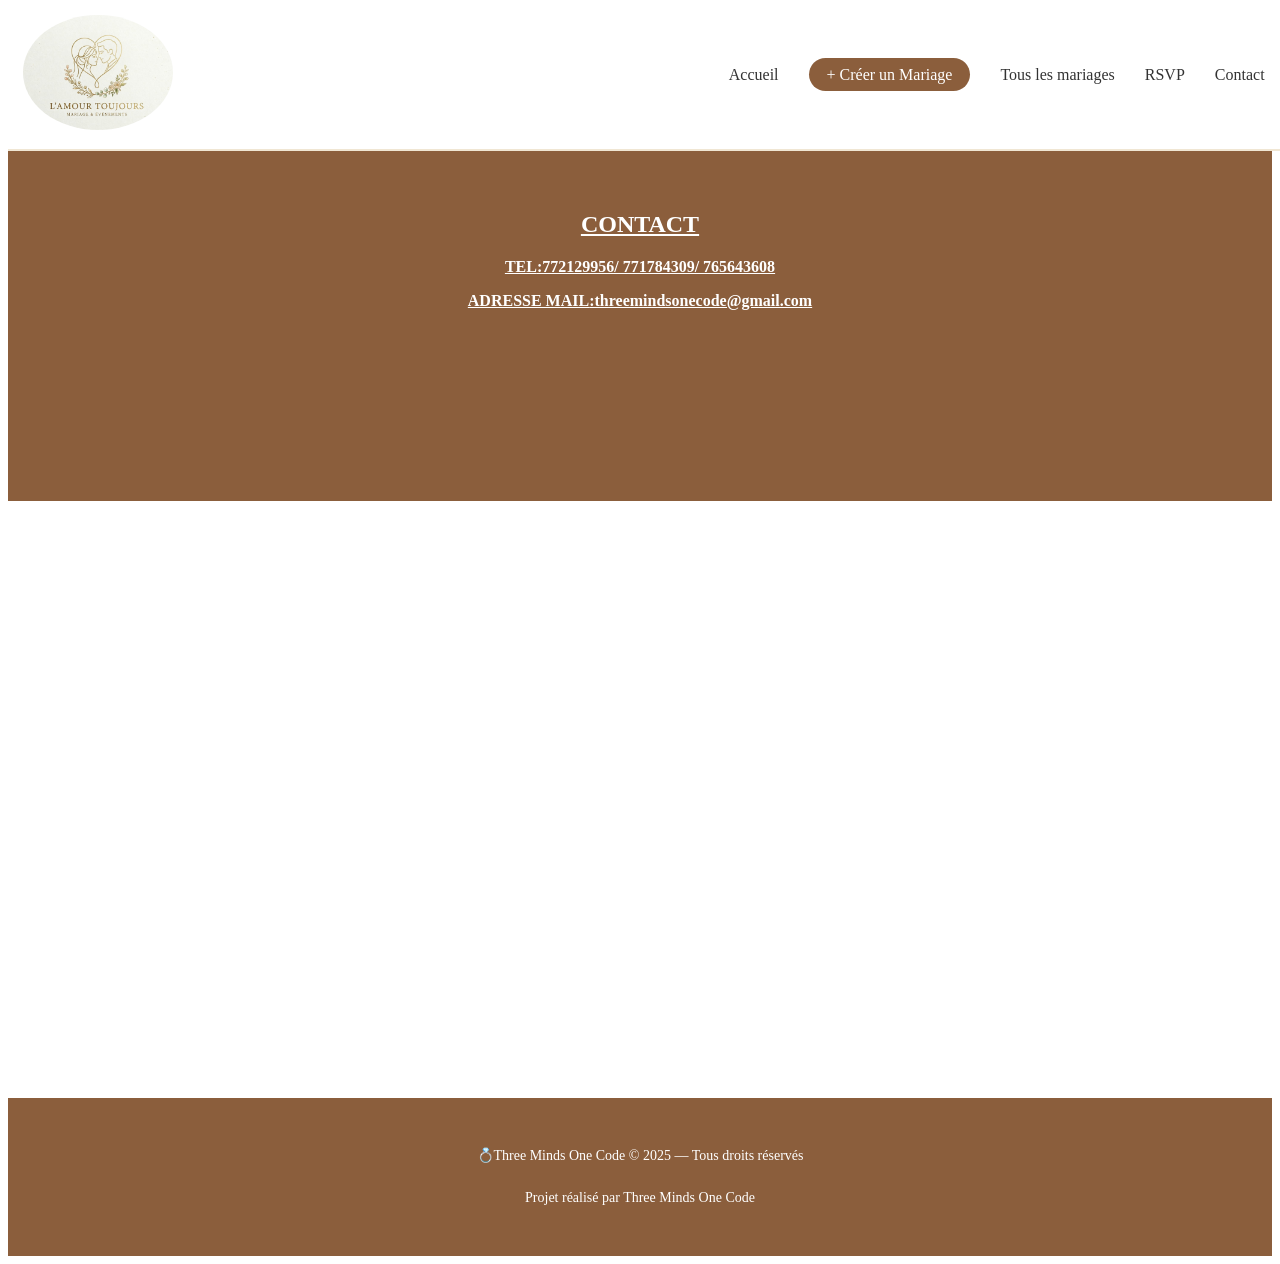
<file: contact.html>
<!DOCTYPE html>
<html lang="en">
<head>
    <meta charset="UTF-8">
    <meta name="viewport" content="width=device-width, initial-scale=1.0">
    <title>Document</title>
    <link rel="stylesheet" href="contact.css">
</head>
<body>
     <header>

         <!-- ===== BARRE DE NAVIGATION ===== -->
        <nav class="navbar">
            <div class="logo"><img src="Logo/logm.jpeg" alt=""></div>
                <ul class="nav-links">
                    <li><a href="index.html">Accueil</a></li>
                    <li><a href="creer-mariage.html" class="btn-nav">+ Créer un Mariage</a></li>
                    <li><a href="mariage.html">Tous les mariages</a></li>
                    <li><a href="rsvp.html">RSVP</a></li>
                    <li><a href="contact.html">Contact</a></li>    
                </ul>
        </nav>
    </header>
     <p id="CONTACT"></p>
   <section class="CONTACT">
    <h1>CONTACT</h1>
    <p><b>TEL</b>:772129956/ 771784309/ 765643608</p>

<p><b>ADRESSE MAIL</b>:threemindsonecode@gmail.com</p>

    </section>
   
        </div>
    <div class="bottom"></div>
  <center>
    <iframe src="https://www.google.com/maps/embed?pb=!1m18!1m12!1m3!1d61707.2794301014!2d-17.26903967637929!3d14.841807602133084!2m3!1f0!2f0!3f0!3m2!1i1024!2i768!4f13.1!3m3!1m2!1s0xec1a6cda2dd1e35%3A0x2f15dd84f5d358d3!2sLake%20Retba!5e0!3m2!1sen!2ssn!4v1769520503168!5m2!1sen!2ssn" width="400" height="300" style="border:0;" allowfullscreen="" loading="lazy" referrerpolicy="no-referrer-when-downgrade"></iframe>
  </center>

      <footer class="pied-page">
    <p class="fin">💍Three Minds One Code &copy; 2025 — Tous droits réservés</p>
    <p class="fin">Projet réalisé par Three Minds One Code</p>
  </footer>
</file>
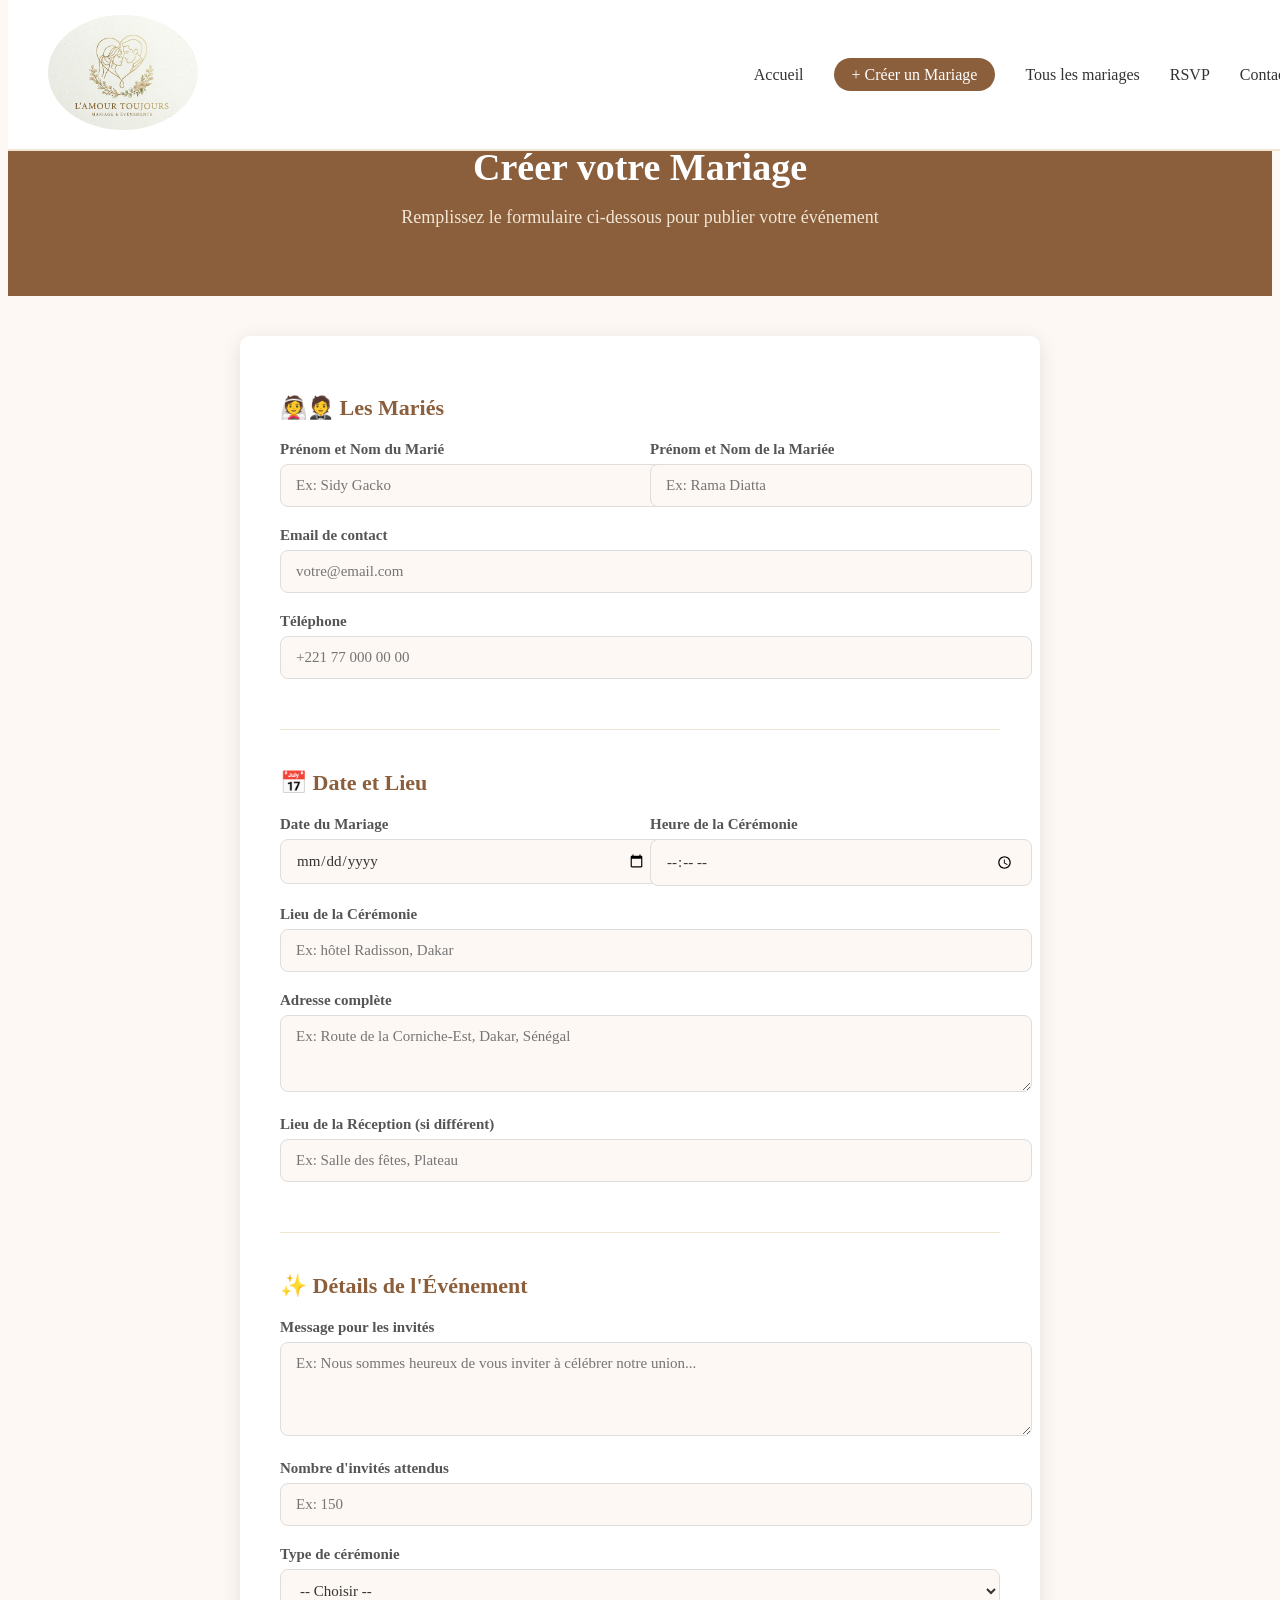
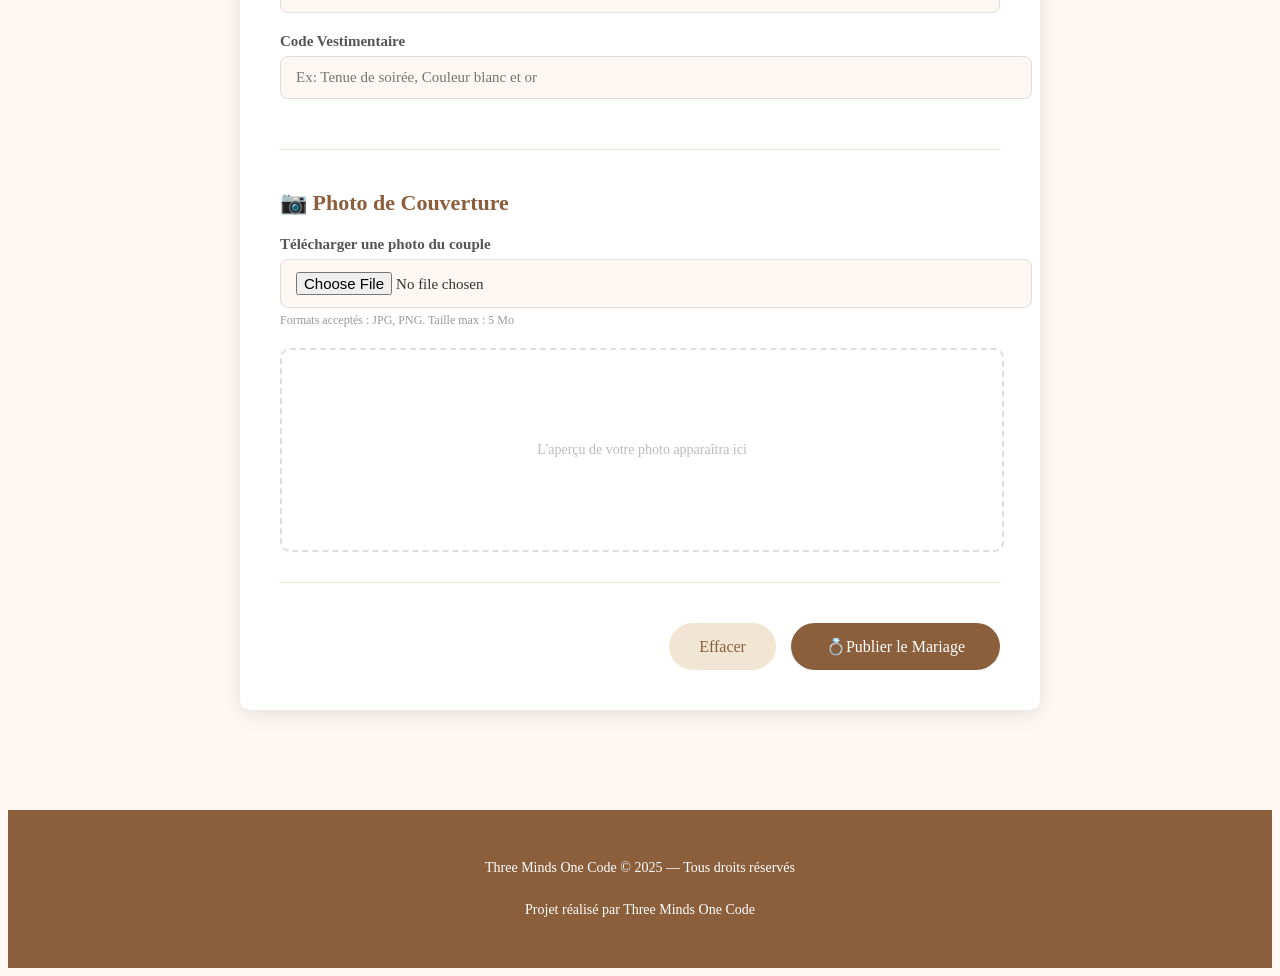
<file: creer-mariage.html>
<!DOCTYPE html>
<html lang="fr">
<head>
  <meta charset="UTF-8" />
  <meta name="viewport" content="width=device-width, initial-scale=1.0" />
  <title>Créer un Mariage - WeddingHub</title>
  <link rel="stylesheet" href="creer-mariage.css" />
</head>
<body>

  <!-- ===== BARRE DE NAVIGATION ===== -->
  <nav class="navbar">
    <div class="logo"><img src="Logo/logm.jpeg" alt=""></div>
    <ul class="nav-links">
      <li><a href="index.html">Accueil</a></li>
      <li><a href="creer-mariage.html" class="btn-nav">+ Créer un Mariage</a></li>
      <li><a href="mariage.html">Tous les mariages</a></li>
      <li><a href="rsvp.html">RSVP</a></li>
      <li><a href="contact.html">Contact</a></li>
    </ul>
  </nav>

  <!-- ===== EN-TÊTE DE LA PAGE ===== -->
  <div class="entete">
    <h1>Créer votre Mariage</h1>
    <p>Remplissez le formulaire ci-dessous pour publier votre événement</p>
  </div>

  <!-- ===== FORMULAIRE PRINCIPAL ===== -->
  <main class="contenu-principal">
    <form class="formulaire-mariage" action="#" method="post">

      <!-- SECTION 1 : LES MARIÉS -->
      <div class="section-formulaire">
        <h2>👰🤵 Les Mariés</h2>

        <div class="groupe-champs">
          <!-- Nom du marié -->
          <div class="champ">
            <label for="nom-marie">Prénom et Nom du Marié</label>
            <input type="text" id="nom-marie" name="nom-marie" placeholder="Ex: Sidy Gacko" required />
          </div>

          <!-- Nom de la mariée -->
          <div class="champ">
            <label for="nom-mariee">Prénom et Nom de la Mariée</label>
            <input type="text" id="nom-mariee" name="nom-mariee" placeholder="Ex: Rama Diatta" required />
          </div>
        </div>

        <!-- Email de contact -->
        <div class="champ">
          <label for="email">Email de contact</label>
          <input type="email" id="email" name="email" placeholder="votre@email.com" required />
        </div>

        <!-- Téléphone -->
        <div class="champ">
          <label for="telephone">Téléphone</label>
          <input type="tel" id="telephone" name="telephone" placeholder="+221 77 000 00 00" />
        </div>
      </div>

      <!-- SECTION 2 : DATE ET LIEU -->
      <div class="section-formulaire">
        <h2>📅 Date et Lieu</h2>

        <div class="groupe-champs">
          <!-- Date du mariage -->
          <div class="champ">
            <label for="date-mariage">Date du Mariage</label>
            <input type="date" id="date-mariage" name="date-mariage" required />
          </div>

          <!-- Heure du mariage -->
          <div class="champ">
            <label for="heure-mariage">Heure de la Cérémonie</label>
            <input type="time" id="heure-mariage" name="heure-mariage" required />
          </div>
        </div>

        <!-- Lieu de la cérémonie -->
        <div class="champ">
          <label for="lieu-ceremonie">Lieu de la Cérémonie</label>
          <input type="text" id="lieu-ceremonie" name="lieu-ceremonie" placeholder="Ex: hôtel Radisson, Dakar" required />
        </div>

        <!-- Adresse complète -->
        <div class="champ">
          <label for="adresse">Adresse complète</label>
          <textarea id="adresse" name="adresse" rows="3" placeholder="Ex: Route de la Corniche-Est, Dakar, Sénégal"></textarea>
        </div>

        <!-- Lieu de la réception (si différent) -->
        <div class="champ">
          <label for="lieu-reception">Lieu de la Réception (si différent)</label>
          <input type="text" id="lieu-reception" name="lieu-reception" placeholder="Ex: Salle des fêtes, Plateau" />
        </div>
      </div>

      <!-- SECTION 3 : DÉTAILS DE L'ÉVÉNEMENT -->
      <div class="section-formulaire">
        <h2>✨ Détails de l'Événement</h2>

        <!-- Message pour les invités -->
        <div class="champ">
          <label for="message-invites">Message pour les invités</label>
          <textarea id="message-invites" name="message-invites" rows="4" placeholder="Ex: Nous sommes heureux de vous inviter à célébrer notre union..."></textarea>
        </div>

        <!-- Nombre d'invités attendus -->
        <div class="champ">
          <label for="nb-invites">Nombre d'invités attendus</label>
          <input type="number" id="nb-invites" name="nb-invites" placeholder="Ex: 150" min="1" />
        </div>

        <!-- Type de mariage -->
        <div class="champ">
          <label for="type-mariage">Type de cérémonie</label>
          <select id="type-mariage" name="type-mariage">
            <option value="">-- Choisir --</option>
            <option value="civil">Mariage Civil</option>
            <option value="religieux">Mariage Religieux</option>
            <option value="traditionnel">Mariage Traditionnel</option>
            <option value="mixte">Mariage Mixte</option>
          </select>
        </div>

        <!-- Code vestimentaire -->
        <div class="champ">
          <label for="code-vestimentaire">Code Vestimentaire</label>
          <input type="text" id="code-vestimentaire" name="code-vestimentaire" placeholder="Ex: Tenue de soirée, Couleur blanc et or" />
        </div>
      </div>

      <!-- SECTION 4 : PHOTO DU MARIAGE -->
      <div class="section-formulaire">
        <h2>📷 Photo de Couverture</h2>

        <div class="champ">
          <label for="photo-couple">Télécharger une photo du couple</label>
          <input type="file" id="photo-couple" name="photo-couple" accept="image/*" />
          <small>Formats acceptés : JPG, PNG. Taille max : 5 Mo</small>
        </div>

        <!-- Aperçu de la photo -->
        <div id="apercu-photo" class="apercu-photo">
          <p>L'aperçu de votre photo apparaîtra ici</p>
        </div>
      </div>

      <!-- SECTION 5 : BOUTONS D'ACTION -->
      <div class="boutons-action">
        <button type="reset" class="btn-annuler">Effacer</button>
        <button type="submit" class="btn-publier">💍Publier le Mariage</button>
      </div>

    </form>
  </main>

  <!-- ===== PIED DE PAGE ===== -->
  <footer class="pied-page">
    <p>Three Minds One Code &copy; 2025 — Tous droits réservés</p>
    <p>Projet réalisé par Three Minds One Code</p>
  </footer>

</body>
</html>
</file>
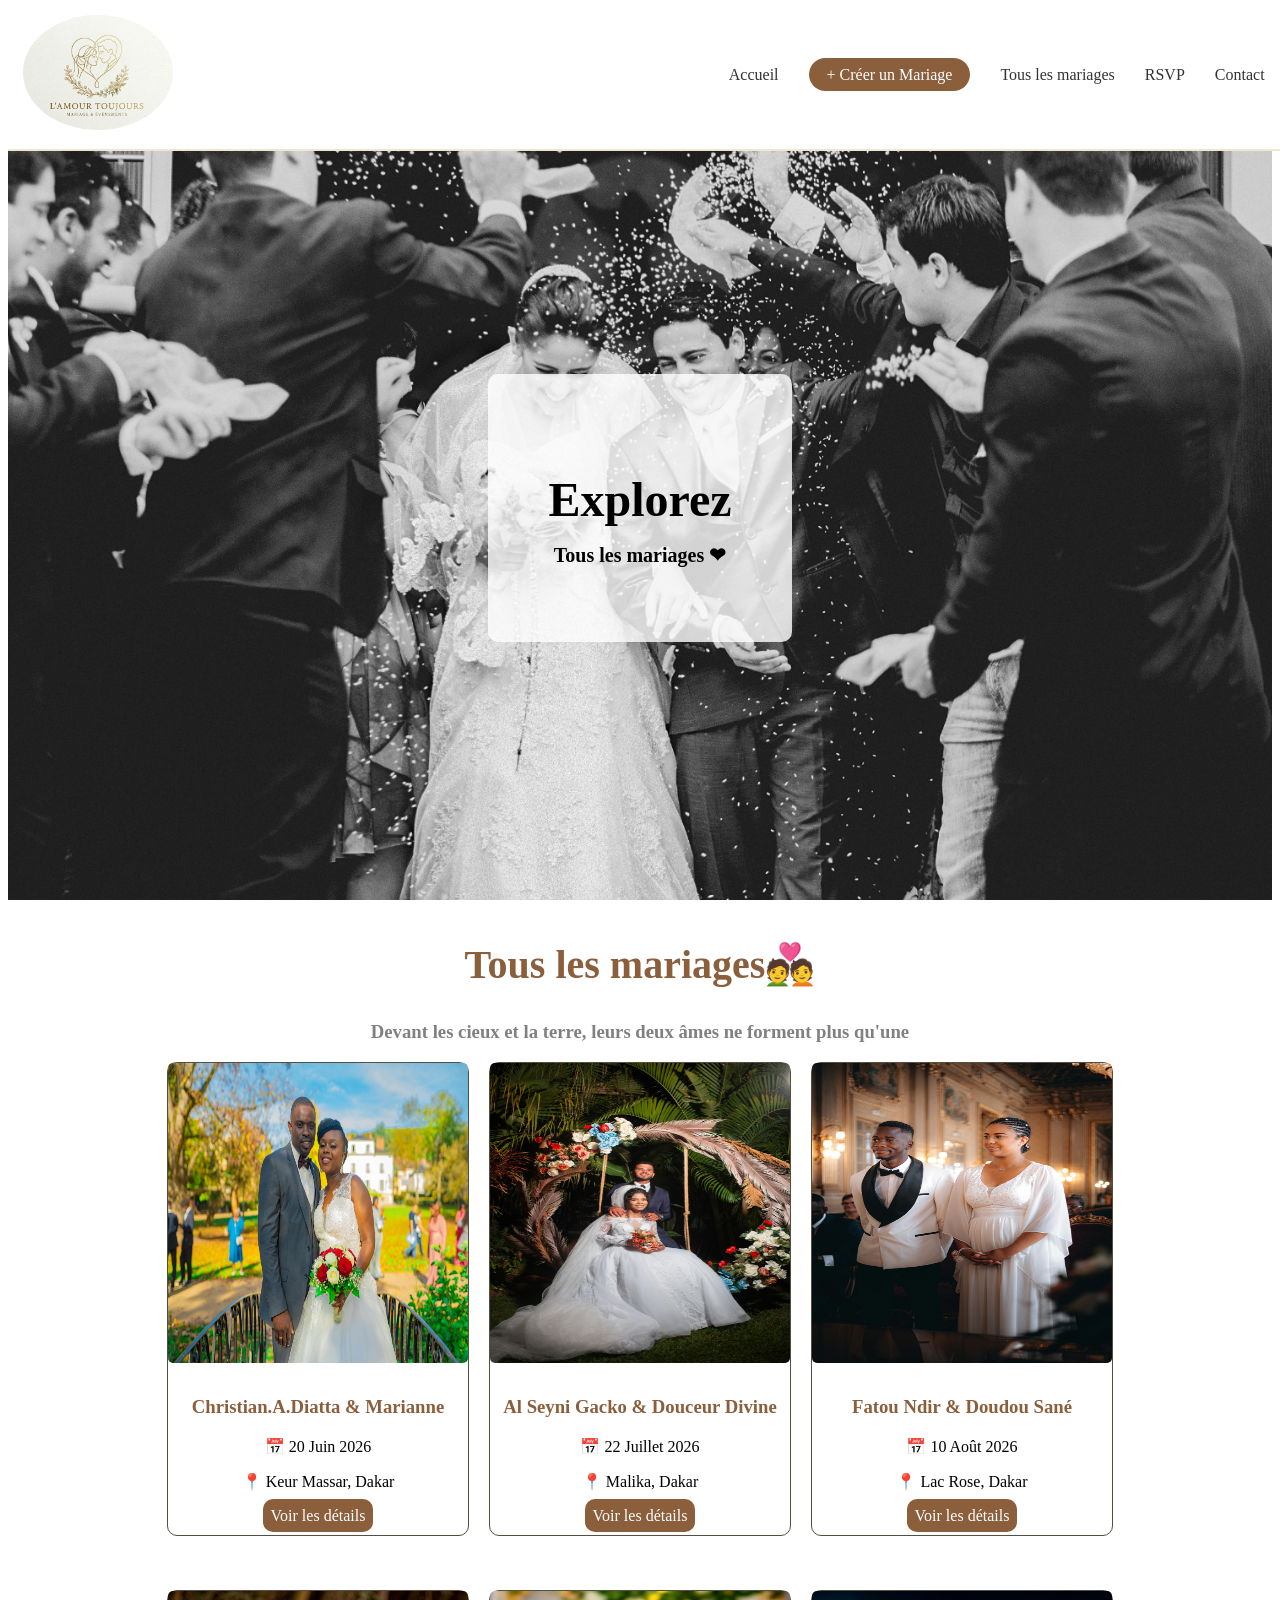
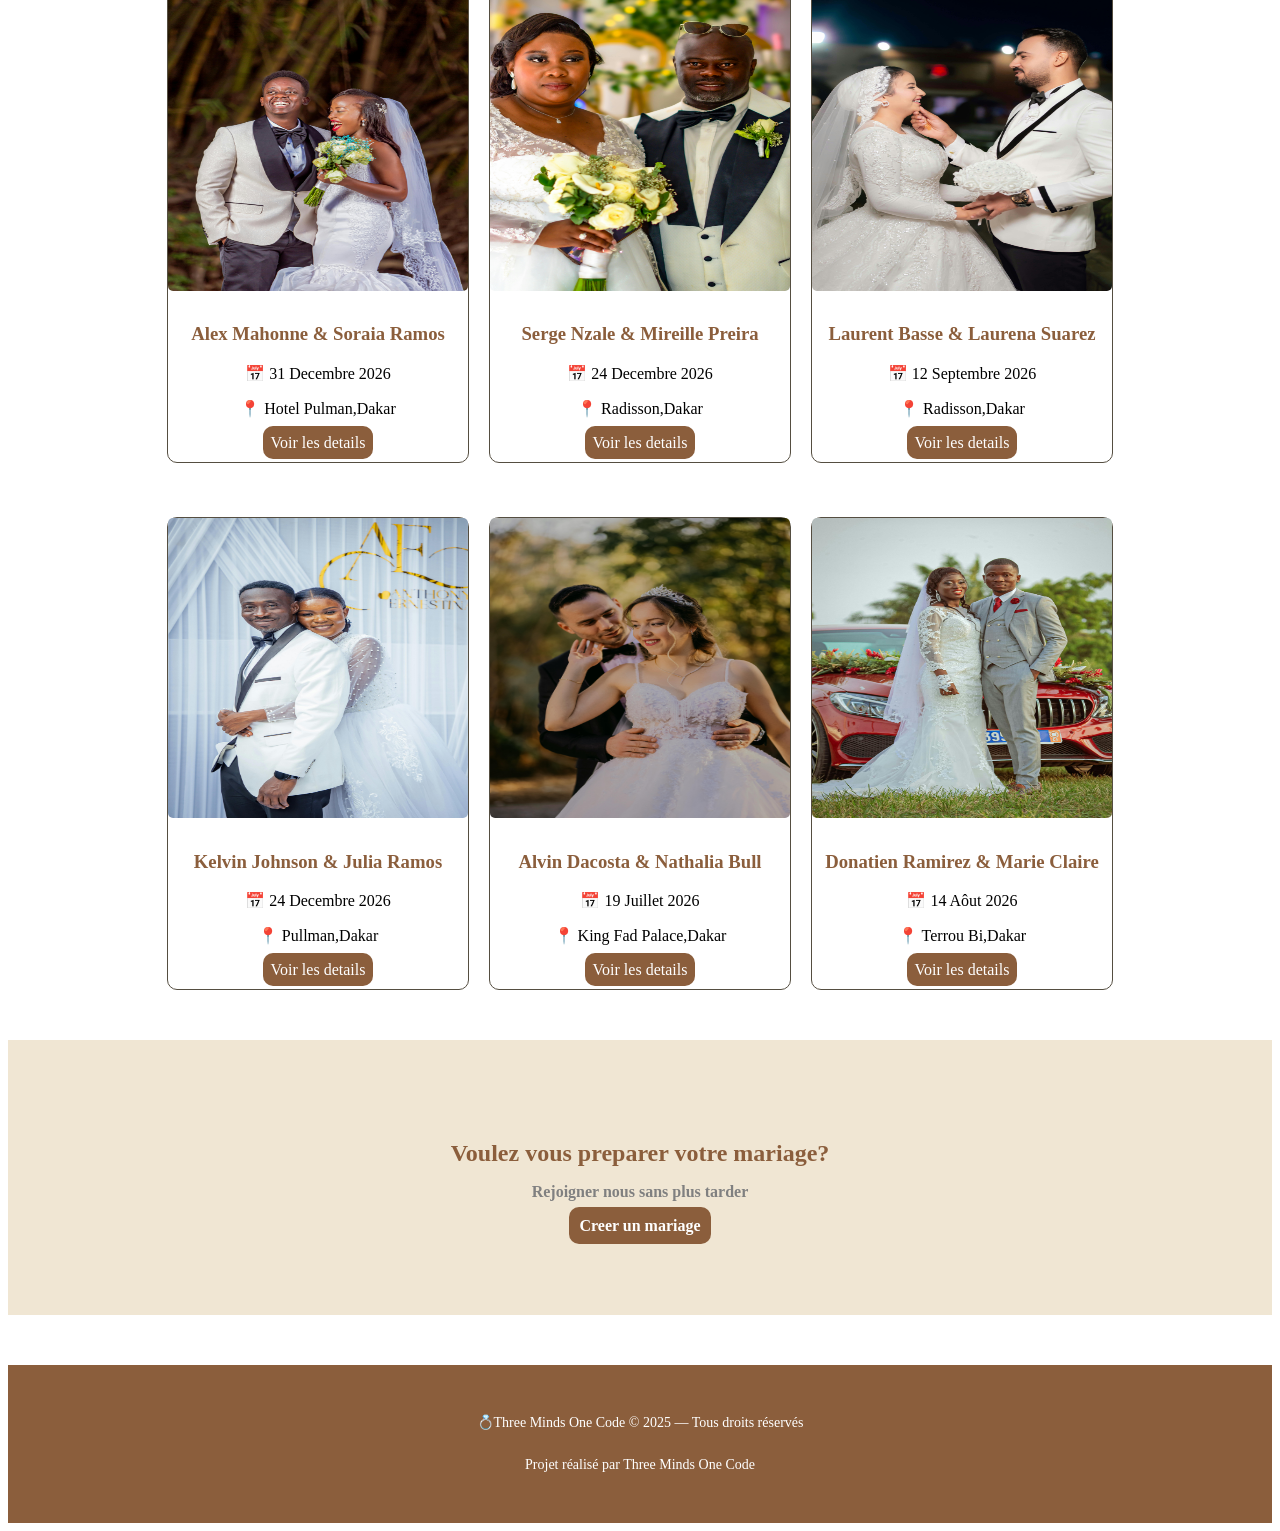
<file: mariage.html>
<!DOCTYPE html>
<html lang="en">

<head>
    <meta charset="UTF-8">
    <meta name="viewport" content="width=device-width, initial-scale=1.0">
    <link rel="stylesheet" href="mariage.css">
    <title>Document</title>
</head>

<body>
    <header>

        <!-- ===== BARRE DE NAVIGATION ===== -->
        <nav class="navbar">
            <div class="logo"><img src="Logo/logm.jpeg" alt=""></div>
            <ul class="nav-links">
                <li><a href="index.html">Accueil</a></li>
                <li><a href="creer-mariage.html" class="btn-nav">+ Créer un Mariage</a></li>
                <li><a href="mariage.html">Tous les mariages</a></li>
                <li><a href="rsvp.html">RSVP</a></li>
                <li><a href="contact.html">Contact</a></li>
            </ul>
        </nav>
    </header>
    <!--Paralax-->
    <section class="union">
        <div class="maried">
            <h3>Explorez</h3>
            <h1>Tous les mariages ❤ </h1>
        </div>

    </section>
    <section class="tmariages">
        <h2 class="tm">Tous les mariages💑</h2>
        <h3 class="unite">Devant les cieux et la terre, leurs deux âmes ne forment plus qu'une</h3>
        <div class="all">
            <div class="card">
                <div class="first">
                    <img src="Projet-Mariage/mariage1/mariage1.jpg" alt="">
                    <div class="det">
                        <h3>Christian.A.Diatta & Marianne </h3>
                        <p>📅 20 Juin 2026</p>
                        <p>📍 Keur Massar, Dakar</p>
                        <a href="mariage1.html" class="">Voir les détails</a>
                    </div>

                </div>
                <div class="first">
                    <img src="Projet-Mariage/mariage2/mariage2.jpg" alt="">
                    <div class="det">
                        <h3>Al Seyni Gacko & Douceur Divine</h3>
                        <p>📅 22 Juillet 2026</p>
                        <p>📍 Malika, Dakar</p>
                        <a href="mariage2.html" class="">Voir les détails</a>
                    </div>
                </div>
                <div class="first">
                    <img src="Projet-Mariage/mariage3/mariage3.jpg" alt="">
                    <div class="det">
                        <h3>Fatou Ndir & Doudou Sané</h3>
                        <p>📅 10 Août 2026</p>
                        <p>📍 Lac Rose, Dakar</p>
                        <a href="mariage3.html" class="">Voir les détails</a>
                    </div>
                </div>
            </div>
            <br><br><br>
            <div class="card">
                <div class="first">
                    <img src="Projet-Mariage/mariage4/mariage4.jpg" alt="">
                    <div class="det">
                        <h3>Alex Mahonne & Soraia Ramos</h3>
                        <p>📅 31 Decembre 2026</p>
                        <p>📍 Hotel Pulman,Dakar</p>
                        <a href="">Voir les details</a>
                    </div>
                </div>
                <div class="first">
                    <img src="Projet-Mariage/mariage5/mariage5.jpg" alt="">
                    <div class="det">
                        <h3>Serge Nzale & Mireille Preira</h3>
                        <p>📅 24 Decembre 2026</p>
                        <p>📍 Radisson,Dakar</p>
                        <a href="">Voir les details</a>
                    </div>
                </div>
                <div class="first">
                    <img src="Projet-Mariage/mariage6/mariage6.jpg" alt="">
                    <div class="det">
                        <h3>Laurent Basse & Laurena Suarez</h3>
                        <p>📅 12 Septembre 2026</p>
                        <p>📍 Radisson,Dakar</p>
                        <a href="">Voir les details</a>
                    </div>
                </div>
            </div>
            <br><br><br>
            <div class="card">
                <div class="first">
                    <img src="Projet-Mariage/mariage7/mariage7.jpg" alt="">
                    <div class="det">
                        <h3>Kelvin Johnson & Julia Ramos</h3>
                        <p>📅 24 Decembre 2026</p>
                        <p>📍 Pullman,Dakar</p>
                        <a href="">Voir les details</a>
                    </div>
                </div>
                <div class="first">
                    <img src="Projet-Mariage/mariage8/mariage8.jpg" alt="">
                    <div class="det">
                        <h3>Alvin Dacosta & Nathalia Bull</h3>
                        <p>📅 19 Juillet 2026</p>
                        <p>📍 King Fad Palace,Dakar</p>
                        <a href="">Voir les details</a>
                    </div>
                </div>
                <div class="first">
                    <img src="Projet-Mariage/mariage9/mariage9.jpg" alt="">
                    <div class="det">
                        <h3>Donatien Ramirez & Marie Claire </h3>
                        <p>📅 14 Aôut 2026</p>
                        <p>📍 Terrou Bi,Dakar</p>
                        <a href="">Voir les details</a>
                    </div>
                </div>
            </div>
        </div>

    </section>
    <section class="creation">
        <h1>Voulez vous preparer votre mariage?</h1>
        <p>Rejoigner nous sans plus tarder </p>
        <a href="creer-mariage.html">Creer un mariage</a>
    </section>
    <footer class="pied-page">
        <p>💍Three Minds One Code &copy; 2025 — Tous droits réservés</p>
        <p>Projet réalisé par Three Minds One Code</p>
    </footer>

</body>

</html>
</file>
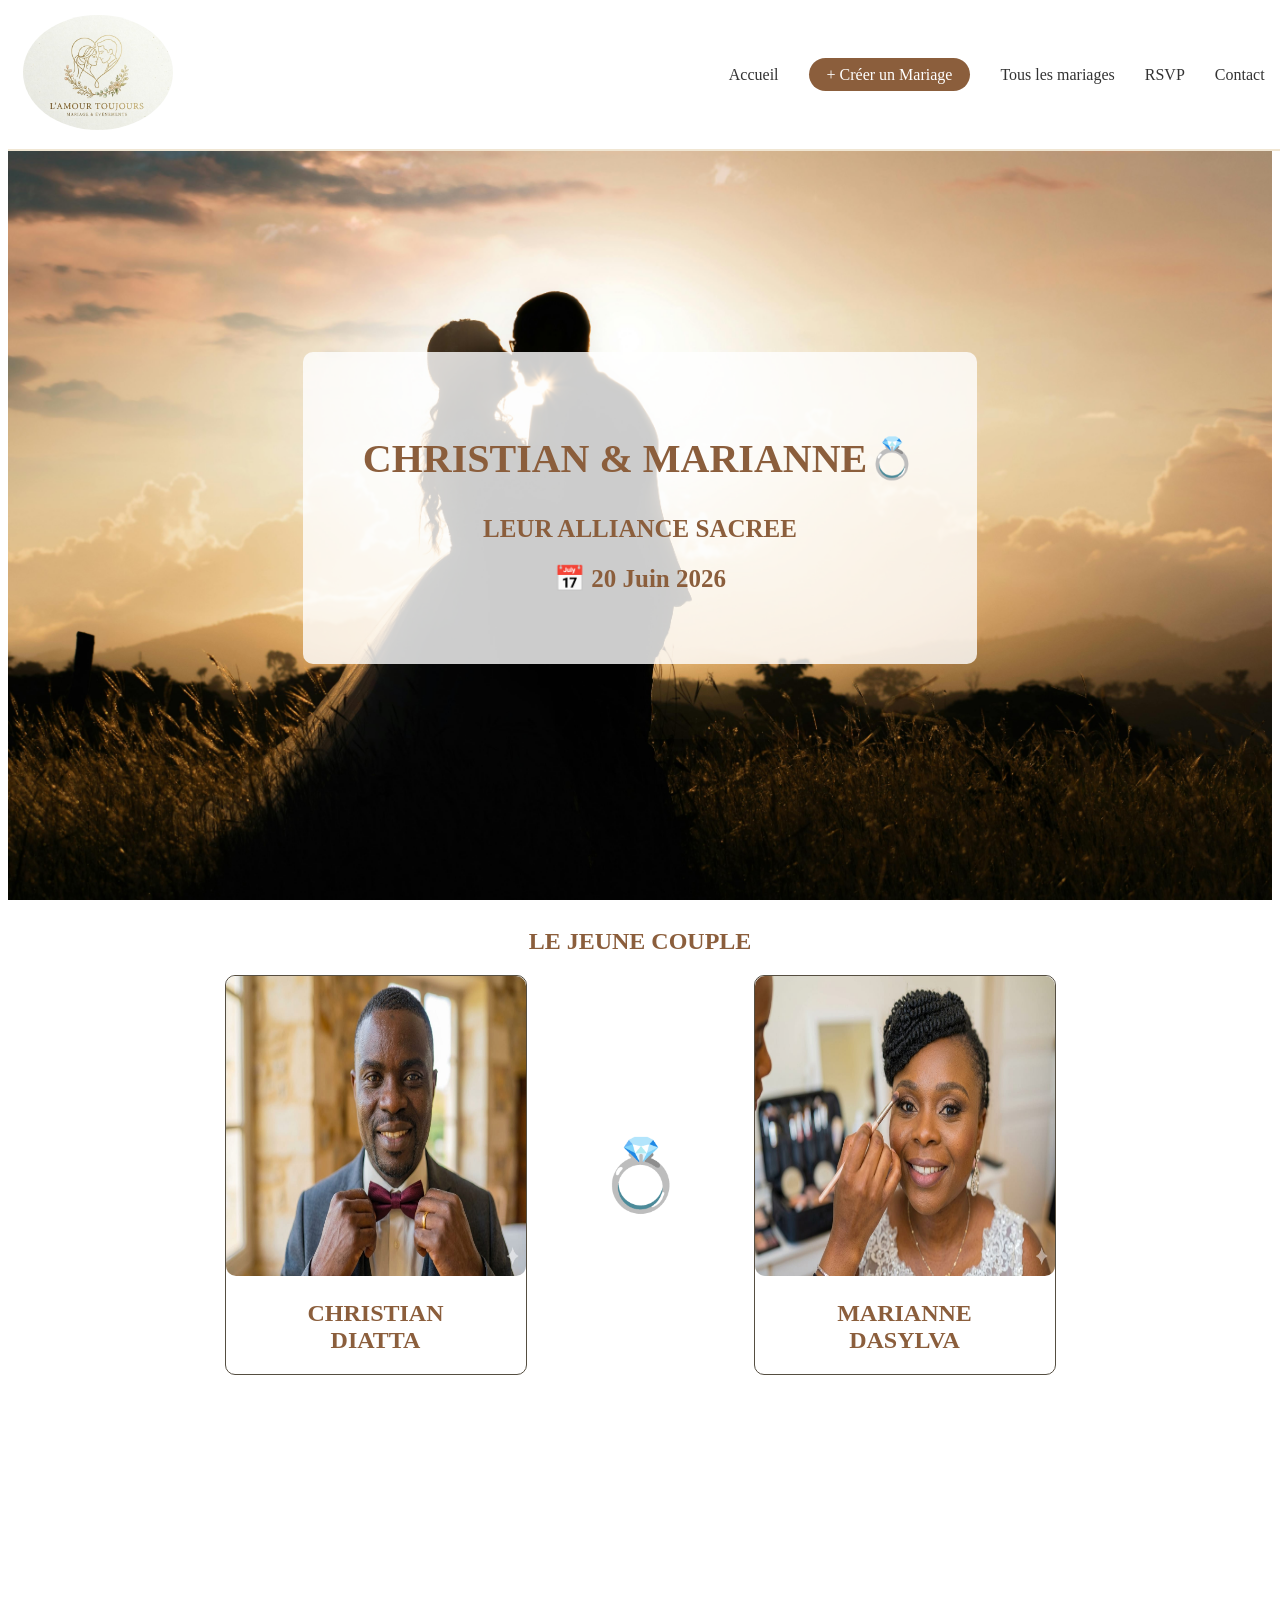
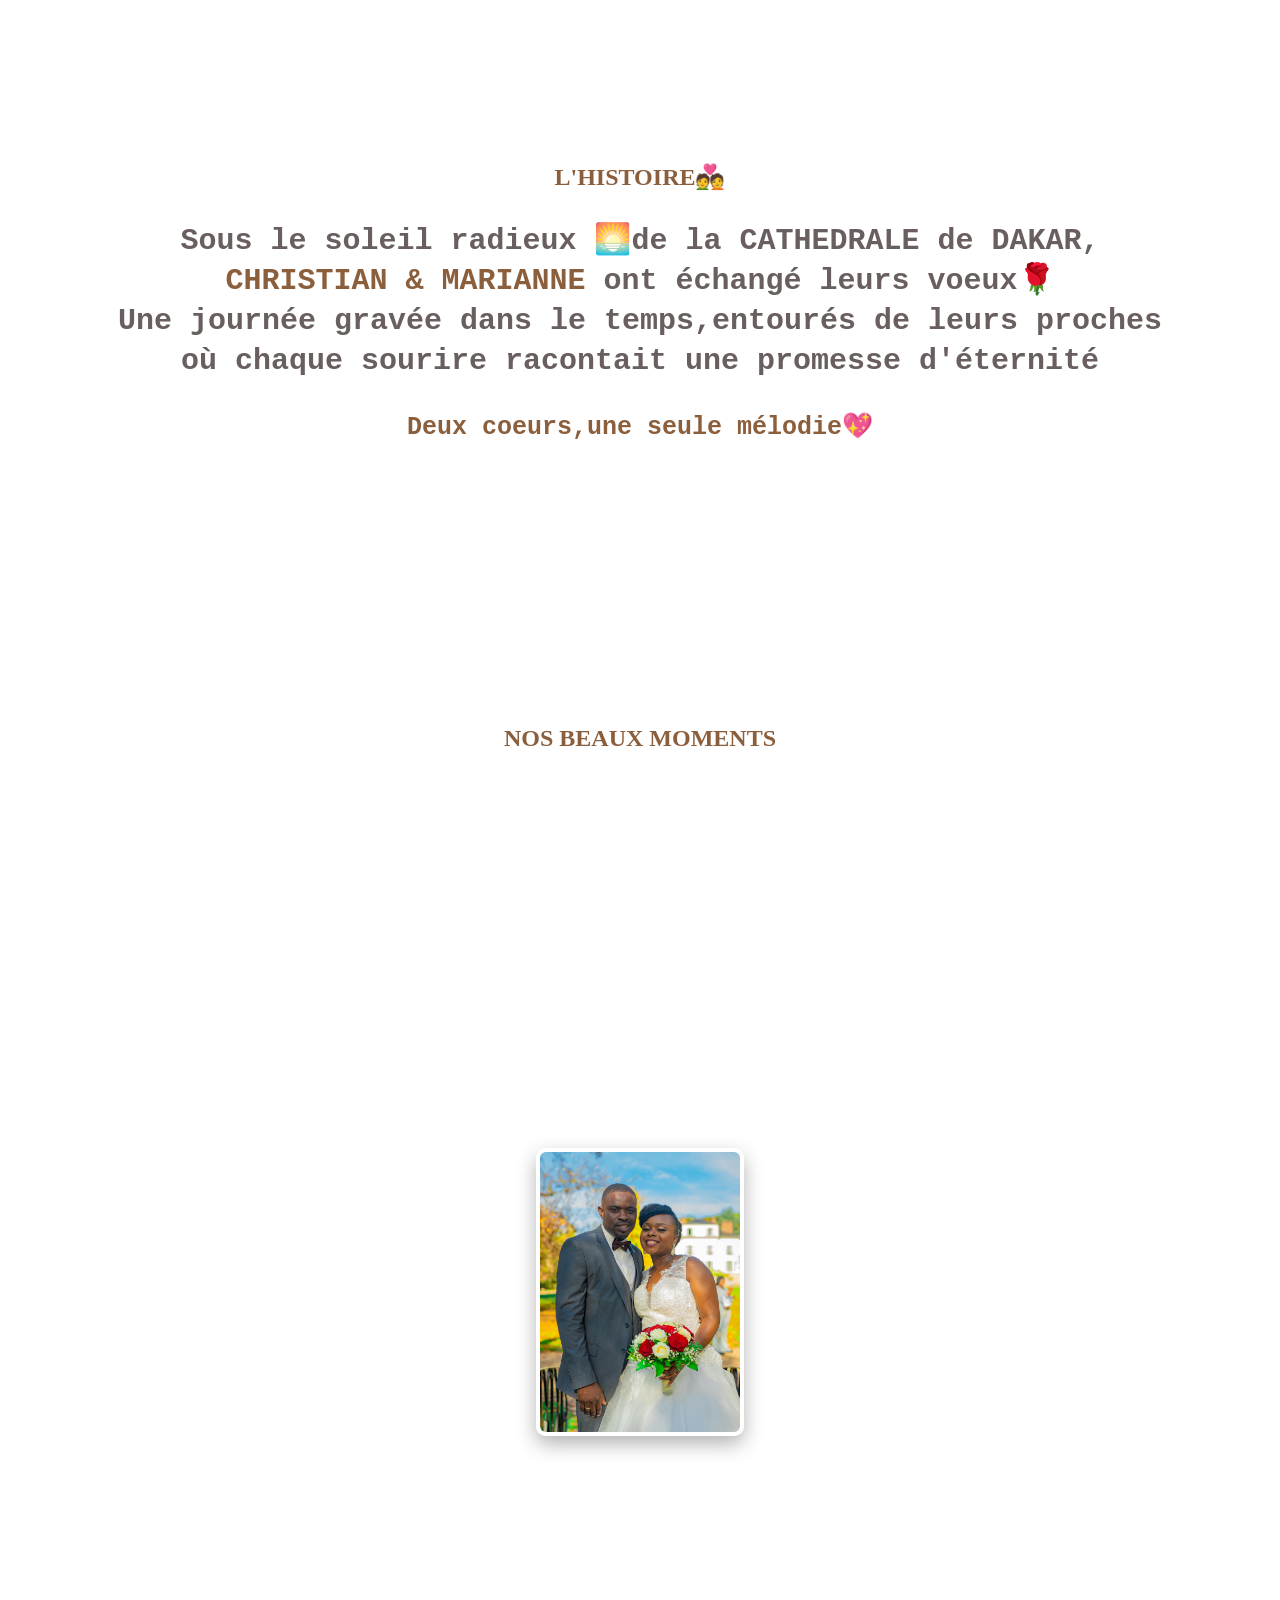
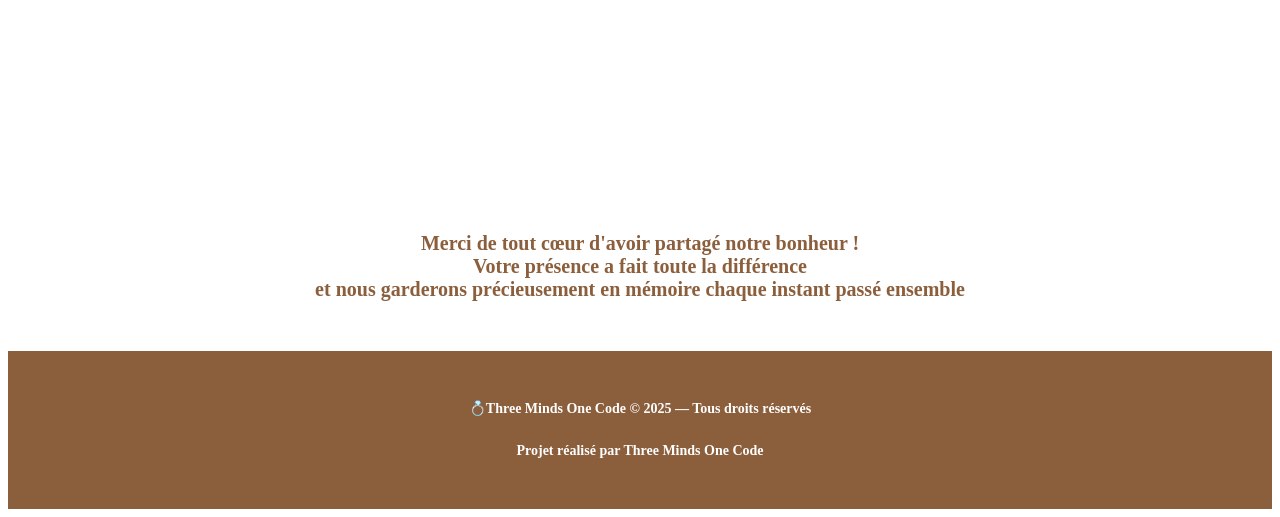
<file: mariage1.html>
<!DOCTYPE html>
<html lang="en">

<head>
    <meta charset="UTF-8">
    <meta name="viewport" content="width=device-width, initial-scale=1.0">
    <link rel="stylesheet" href="mariage1.css">
    <title>CHRISTIAN & MARIANNE</title>
</head>

<body>
    <header>

        <!-- ===== BARRE DE NAVIGATION ===== -->
        <nav class="navbar">
            <div class="logo"><img src="Logo/logm.jpeg" alt=""></div>
            <ul class="nav-links">
                <li><a href="index.html">Accueil</a></li>
                <li><a href="creer-mariage.html" class="btn-nav">+ Créer un Mariage</a></li>
                <li><a href="mariage.html">Tous les mariages</a></li>
                <li><a href="rsvp.html">RSVP</a></li>
                <li><a href="contact.html">Contact</a></li>
            </ul>
        </nav>
    </header>
    <section class="m1">
        <div class="mar1">
            <h1>CHRISTIAN & MARIANNE💍</h1>
            <h2>LEUR ALLIANCE SACREE</h2>
            <h2>📅 20 Juin 2026</h2>
        </div>
    </section>
    <section class=marié>
        <h1>LE JEUNE COUPLE</h1>
        <div class="couple">
            <div class="lien1">
                <img src="Projet-Mariage/mariage1/marié1.jpeg" alt="">
                <h2>CHRISTIAN <br>DIATTA</h2>
            </div>
            <div class="lien2">💍</div>
            <div class="lien1">
                <img src="Projet-Mariage/mariage1/mariée1.jpeg" alt="">
                <h2>MARIANNE <br>DASYLVA</h2>
            </div>
        </div>

    </section>
    <section class="histoire">
        <div class="divin">
            <h1 class="hist">L'HISTOIRE💑</h1>
            <p class="hist2">Sous le soleil radieux 🌅de la CATHEDRALE de DAKAR, <br><span class="un">CHRISTIAN &
                    MARIANNE</span> ont échangé leurs
                voeux🌹 <br>
                Une journée gravée dans le temps,entourés de leurs proches <br>
                où chaque sourire racontait une promesse d'éternité <br>
            <h3 class="am">Deux coeurs,une seule mélodie💖</h3>
            </p>
        </div>
    </section>
    <section class="souvenir">
        <h1 class="moment">NOS BEAUX MOMENTS</h1>

        <div class="galerie-explosive">
            <img src="Projet-Mariage/mariage1/mariage1.jpg" style="--i:1">
            <img src="Projet-Mariage/mariage1/image4.jpeg" style="--i:2">
            <img src="Projet-Mariage/mariage1/image2.jpeg" style="--i:3">
            <img src="Projet-Mariage/mariage1/image3.jpeg" style="--i:4">
            <img src="Projet-Mariage/mariage1/image5.jpeg" style="--i:5">
            <img src="Projet-Mariage/mariage1/image1.jpeg" style="--i:6">
            <img src="Projet-Mariage/mariage1/image7.jpeg" style="--i:7">
            <img src="Projet-Mariage/mariage1/image8.jpeg" style="--i:8">
            <img src="Projet-Mariage/mariage1/image10.jpeg" style="--i:9">
            <img src="Projet-Mariage/mariage1/mariage1.jpg" style="--i:10" class="main-img">
        </div>

    </section>
    <div class="merci">
        <p class="thanks">
            ​Merci de tout cœur d'avoir partagé notre bonheur ! <br>
             Votre présence a fait toute la différence <br>
              et nous garderons précieusement en mémoire chaque instant passé ensemble 
        </p>
         <footer class="pied-page">
        <p>💍Three Minds One Code &copy; 2025 — Tous droits réservés</p>
        <p>Projet réalisé par Three Minds One Code</p>
    </footer>
    </div>
</body>

</html>
</file>
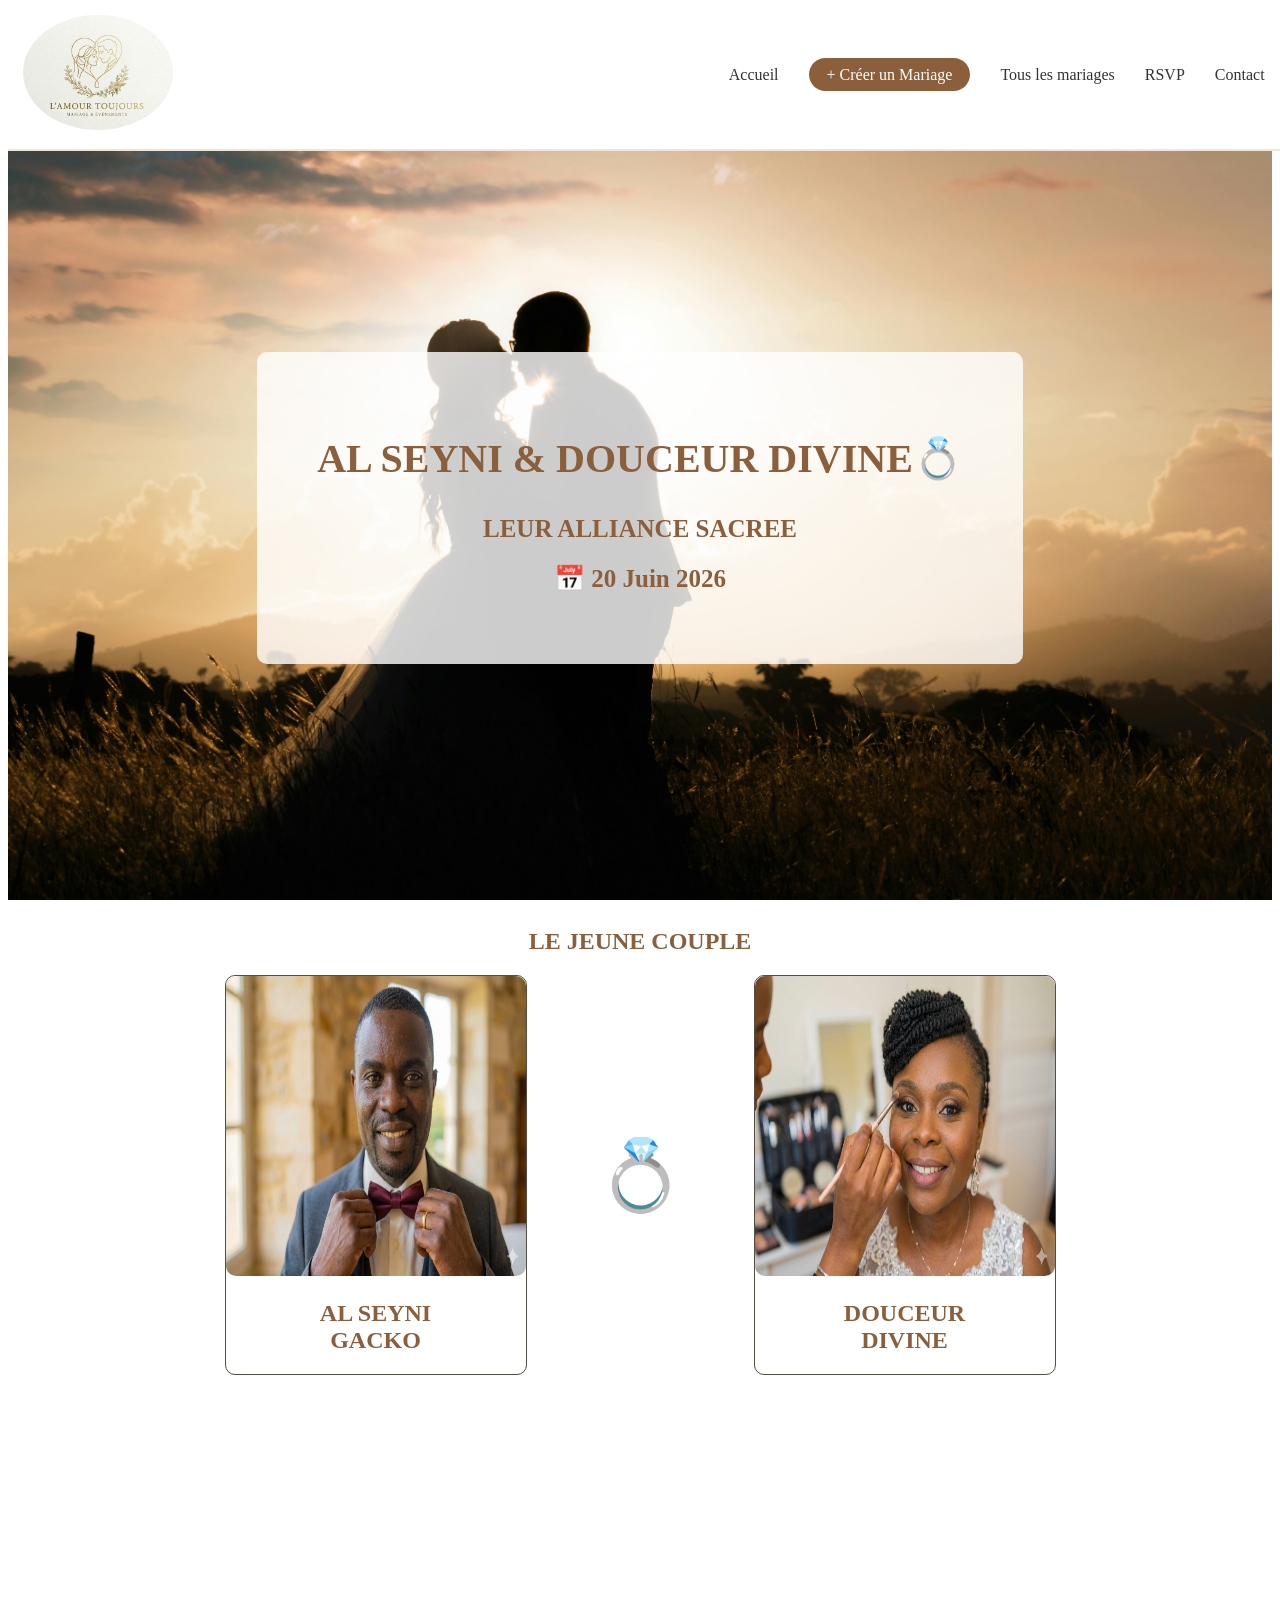
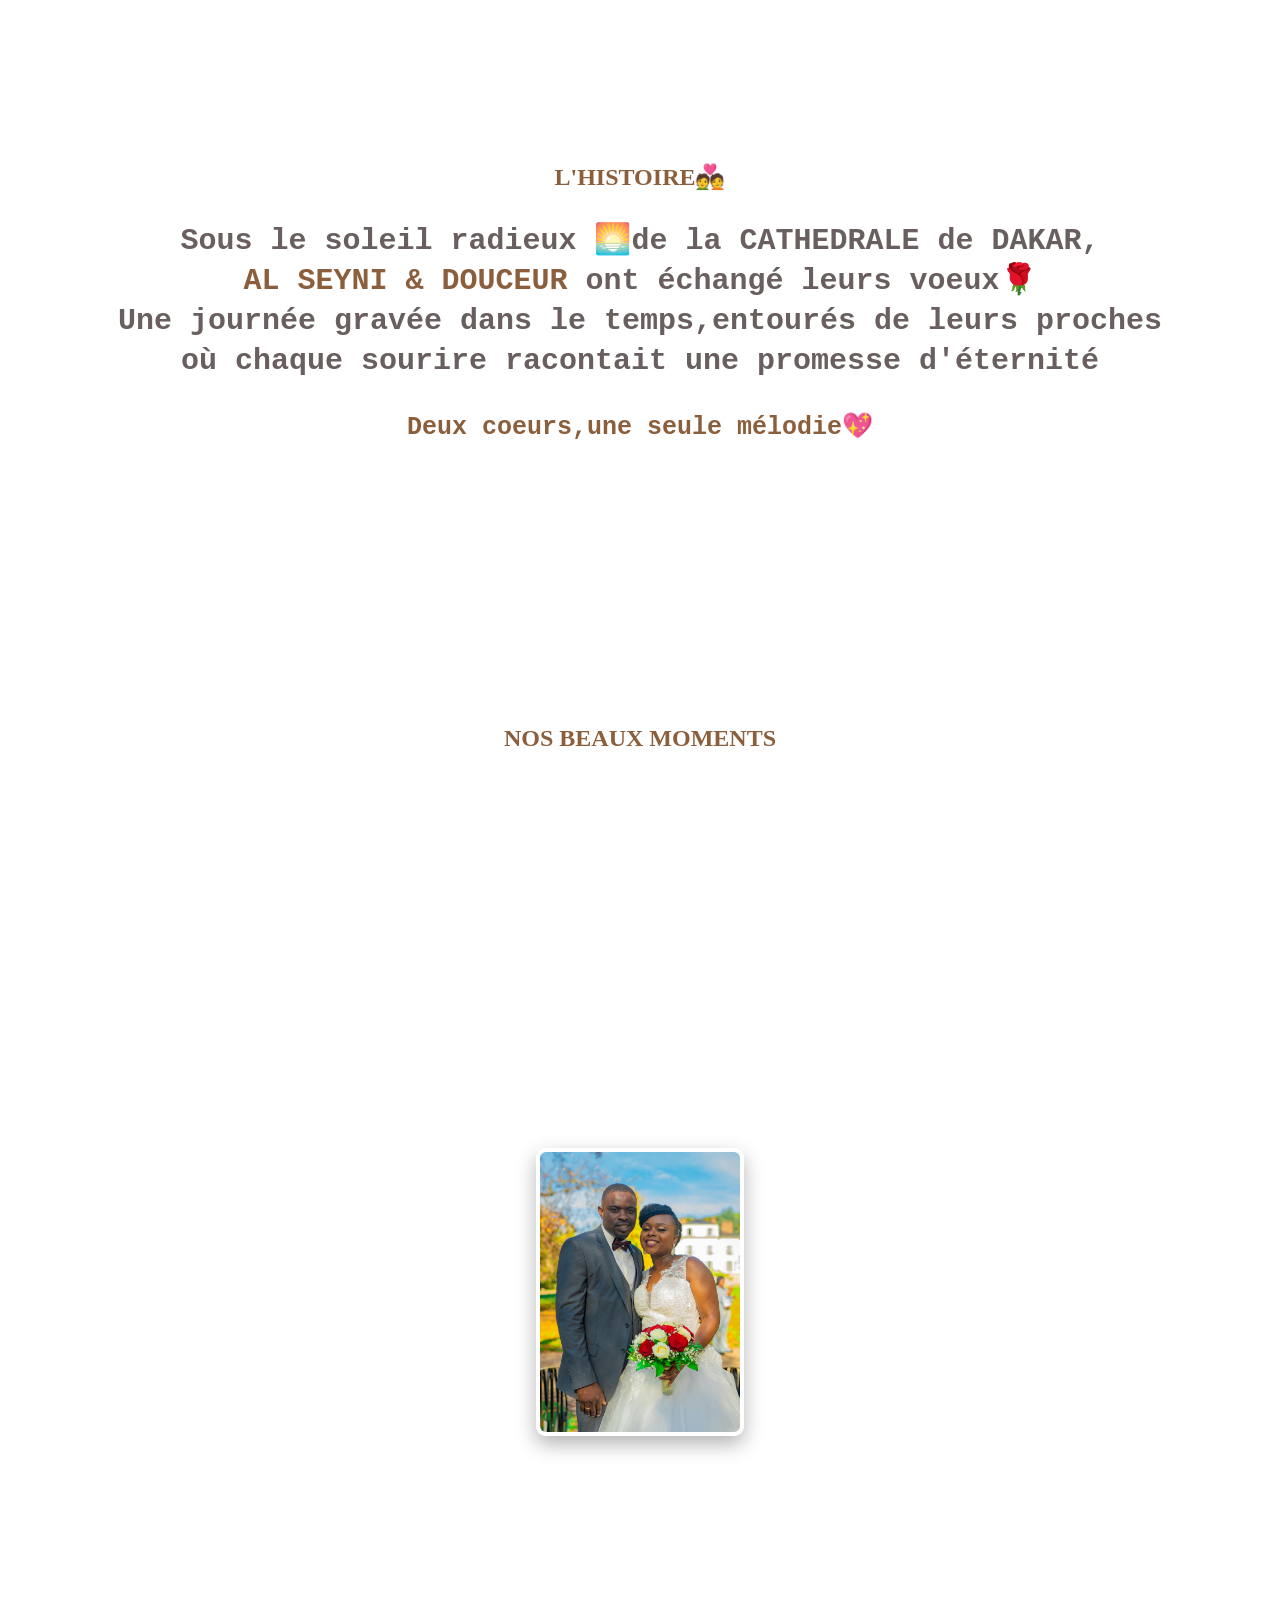
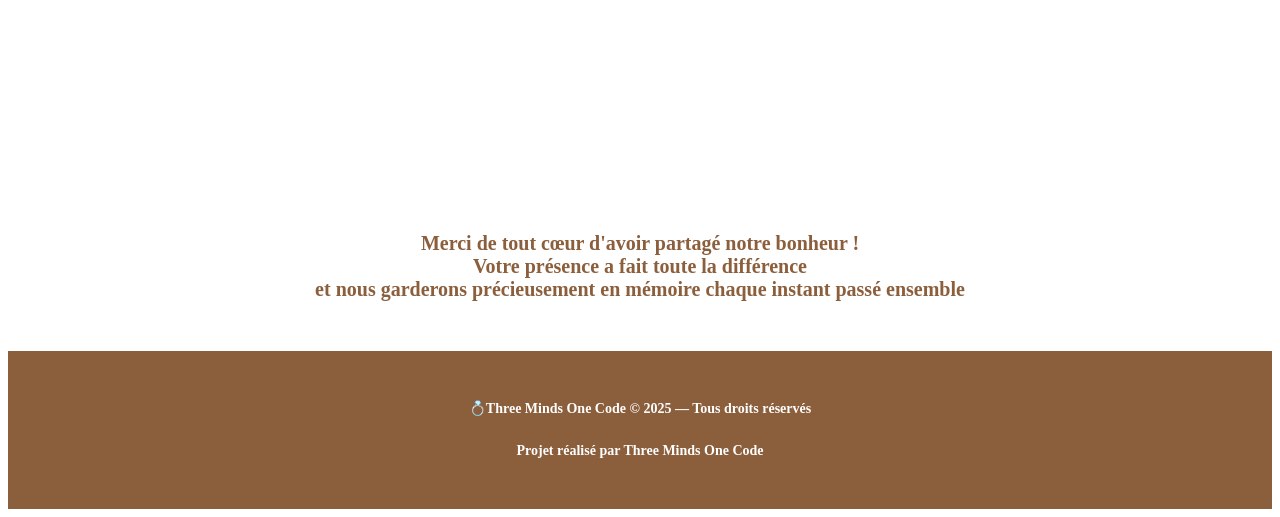
<file: mariage2.html>
<!DOCTYPE html>
<html lang="en">
<head>
    <meta charset="UTF-8">
    <meta name="viewport" content="width=device-width, initial-scale=1.0">
    <link rel="stylesheet" href="mariage1.css">
    <title>AL SEYNI & DOUCEUR DIVINE</title>
</head>
<body>
     <header>

        <!-- ===== BARRE DE NAVIGATION ===== -->
        <nav class="navbar">
            <div class="logo"><img src="Logo/logm.jpeg" alt=""></div>
            <ul class="nav-links">
                <li><a href="index.html">Accueil</a></li>
                <li><a href="creer-mariage.html" class="btn-nav">+ Créer un Mariage</a></li>
                <li><a href="mariage.html">Tous les mariages</a></li>
                <li><a href="rsvp.html">RSVP</a></li>
                <li><a href="contact.html">Contact</a></li>
            </ul>
        </nav>
    </header>
    <section class="m1">
        <div class="mar1">
            <h1>AL SEYNI & DOUCEUR DIVINE💍</h1>
            <h2>LEUR ALLIANCE SACREE</h2>
            <h2>📅 20 Juin 2026</h2>
        </div>
    </section>
    <section class=marié>
        <h1>LE JEUNE COUPLE</h1>
        <div class="couple">
            <div class="lien1">
                <img src="Projet-Mariage/mariage1/marié1.jpeg" alt="">
                <h2>AL SEYNI <br>GACKO</h2>
            </div>
            <div class="lien2">💍</div>
            <div class="lien1">
                <img src="Projet-Mariage/mariage1/mariée1.jpeg" alt="">
                <h2>DOUCEUR <br>DIVINE</h2>
            </div>
        </div>

    </section>
    <section class="histoire">
        <div class="divin">
            <h1 class="hist">L'HISTOIRE💑</h1>
        <p class="hist2">Sous le soleil radieux 🌅de la CATHEDRALE de DAKAR, <br><span class="un">AL SEYNI & DOUCEUR</span> ont échangé leurs
            voeux🌹 <br>
            Une journée gravée dans le temps,entourés de leurs proches <br>
            où chaque sourire racontait une promesse d'éternité <br>
<h3 class="am">Deux coeurs,une seule mélodie💖</h3>
        </p>
        </div>
    </section>
    <section class="souvenir">
            <h1 class="moment">NOS BEAUX MOMENTS</h1>
             <div class="galerie-explosive">
            <img src="Projet-Mariage/mariage1/mariage1.jpg" style="--i:1">
            <img src="Projet-Mariage/mariage1/image4.jpeg" style="--i:2">
            <img src="Projet-Mariage/mariage1/image2.jpeg" style="--i:3">
            <img src="Projet-Mariage/mariage1/image3.jpeg" style="--i:4">
            <img src="Projet-Mariage/mariage1/image5.jpeg" style="--i:5">
            <img src="Projet-Mariage/mariage1/image1.jpeg" style="--i:6">
            <img src="Projet-Mariage/mariage1/image7.jpeg" style="--i:7">
            <img src="Projet-Mariage/mariage1/image8.jpeg" style="--i:8">
            <img src="Projet-Mariage/mariage1/image10.jpeg" style="--i:9">
            <img src="Projet-Mariage/mariage1/mariage1.jpg" style="--i:10" class="main-img">
        </div>

    </section>
    <div class="merci">
        <p class="thanks">
            ​Merci de tout cœur d'avoir partagé notre bonheur ! <br>
             Votre présence a fait toute la différence <br>
              et nous garderons précieusement en mémoire chaque instant passé ensemble 
        </p>
         <footer class="pied-page">
        <p>💍Three Minds One Code &copy; 2025 — Tous droits réservés</p>
        <p>Projet réalisé par Three Minds One Code</p>
    </footer>
    </div>

    

</body>
</html>
</file>
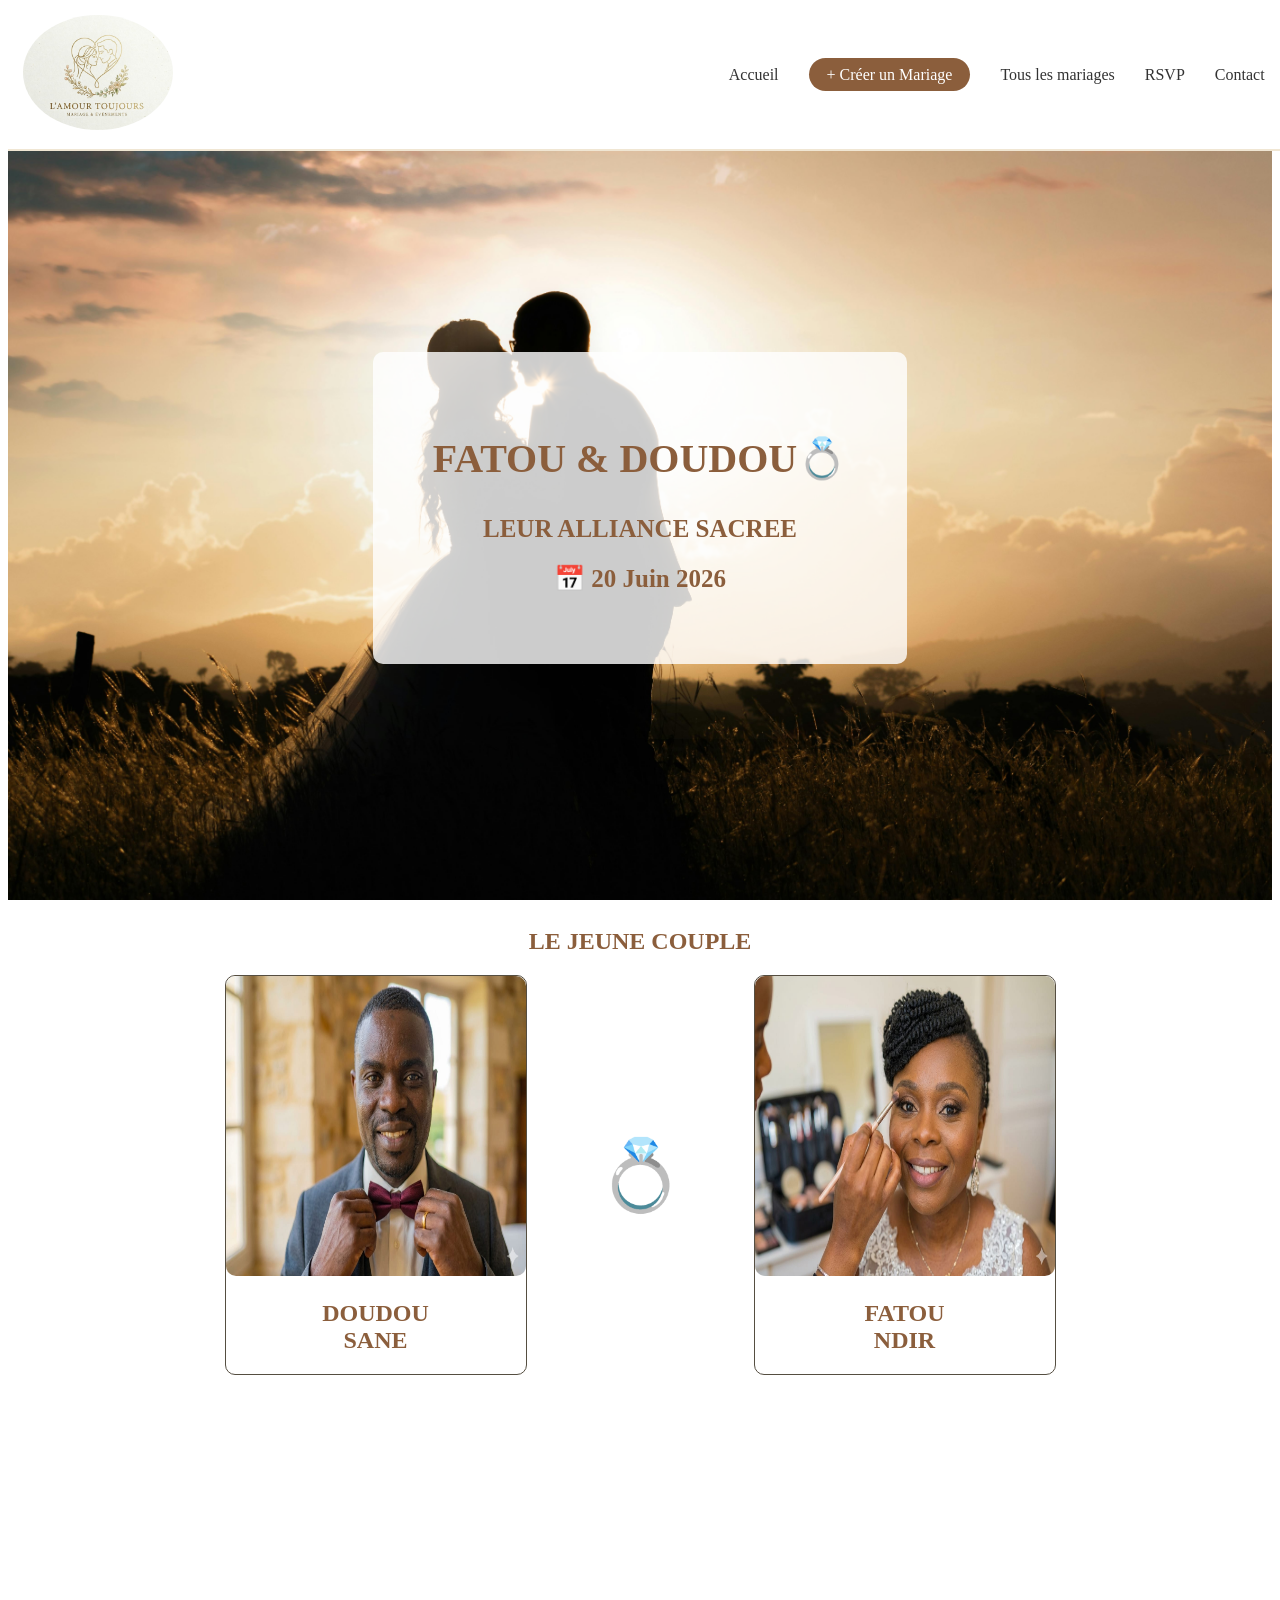
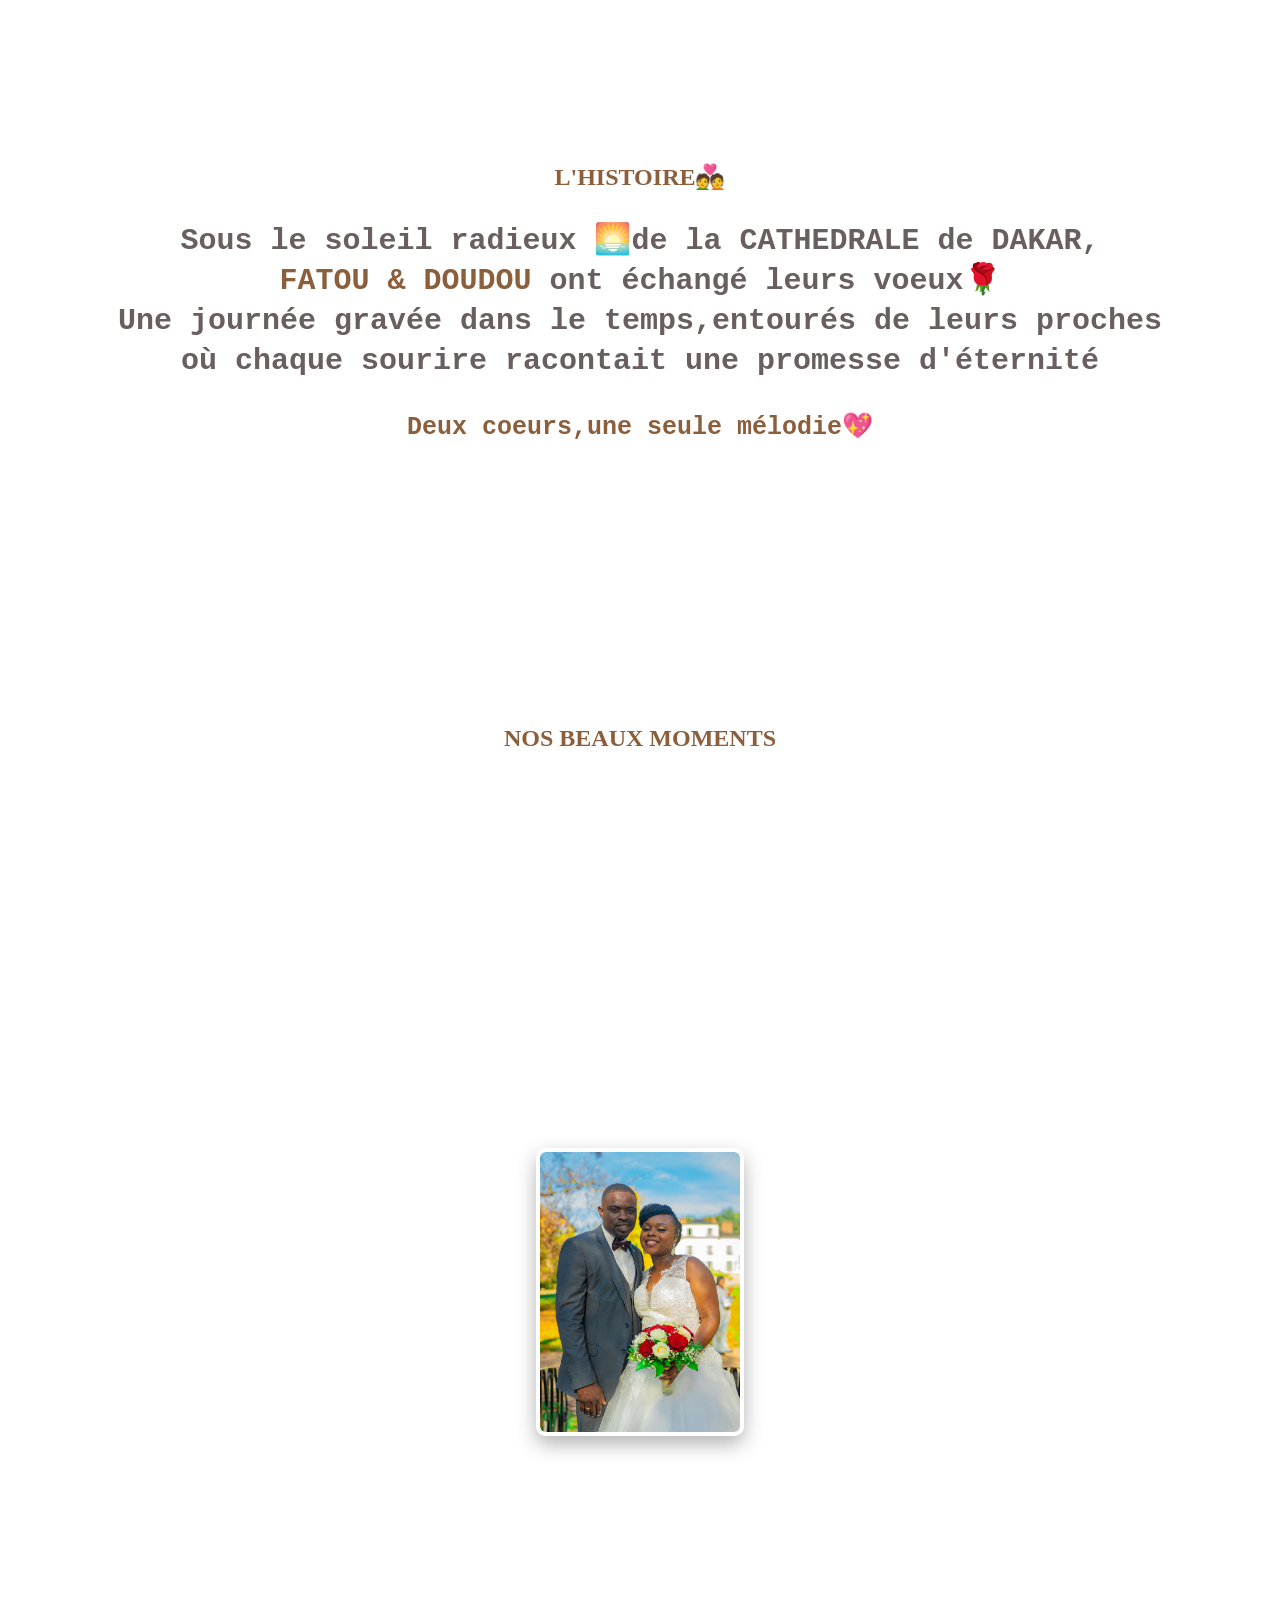
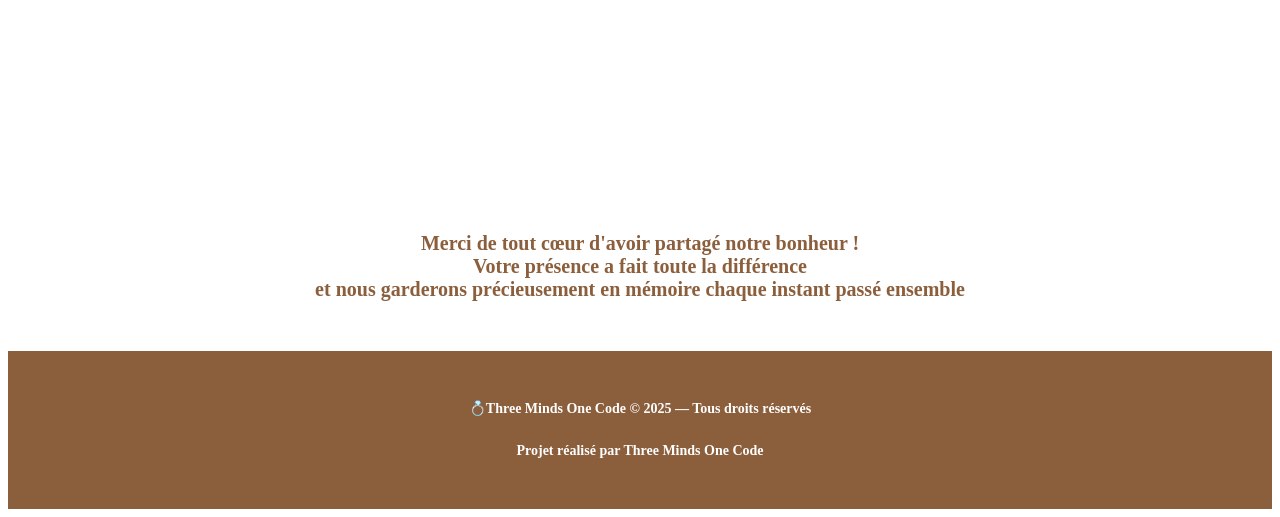
<file: mariage3.html>
<!DOCTYPE html>
<html lang="en">
<head>
    <meta charset="UTF-8">
    <meta name="viewport" content="width=device-width, initial-scale=1.0">
    <link rel="stylesheet" href="mariage1.css">
    <title>FATOU & DOUDOU</title>
</head>
<body>
     <header>

        <!-- ===== BARRE DE NAVIGATION ===== -->
        <nav class="navbar">
            <div class="logo"><img src="Logo/logm.jpeg" alt=""></div>
            <ul class="nav-links">
                <li><a href="index.html">Accueil</a></li>
                <li><a href="creer-mariage.html" class="btn-nav">+ Créer un Mariage</a></li>
                <li><a href="mariage.html">Tous les mariages</a></li>
                <li><a href="rsvp.html">RSVP</a></li>
                <li><a href="contact.html">Contact</a></li>
            </ul>
        </nav>
    </header>
    <section class="m1">
        <div class="mar1">
            <h1>FATOU & DOUDOU💍</h1>
            <h2>LEUR ALLIANCE SACREE</h2>
            <h2>📅 20 Juin 2026</h2>
        </div>
    </section>
    <section class=marié>
        <h1>LE JEUNE COUPLE</h1>
        <div class="couple">
            <div class="lien1">
                <img src="Projet-Mariage/mariage1/marié1.jpeg" alt="">
                <h2>DOUDOU <br>SANE</h2>
            </div>
            <div class="lien2">💍</div>
            <div class="lien1">
                <img src="Projet-Mariage/mariage1/mariée1.jpeg" alt="">
                <h2>FATOU<br>NDIR</h2>
            </div>
        </div>

    </section>
    <section class="histoire">
        <div class="divin">
            <h1 class="hist">L'HISTOIRE💑</h1>
        <p class="hist2">Sous le soleil radieux 🌅de la CATHEDRALE de DAKAR, <br><span class="un">FATOU & DOUDOU</span> ont échangé leurs
            voeux🌹 <br>
            Une journée gravée dans le temps,entourés de leurs proches <br>
            où chaque sourire racontait une promesse d'éternité <br>
<h3 class="am">Deux coeurs,une seule mélodie💖</h3>
        </p>
        </div>
    </section>
    <section class="souvenir">
            <h1 class="moment">NOS BEAUX MOMENTS</h1>
             <div class="galerie-explosive">
            <img src="Projet-Mariage/mariage1/mariage1.jpg" style="--i:1">
            <img src="Projet-Mariage/mariage1/image4.jpeg" style="--i:2">
            <img src="Projet-Mariage/mariage1/image2.jpeg" style="--i:3">
            <img src="Projet-Mariage/mariage1/image3.jpeg" style="--i:4">
            <img src="Projet-Mariage/mariage1/image5.jpeg" style="--i:5">
            <img src="Projet-Mariage/mariage1/image1.jpeg" style="--i:6">
            <img src="Projet-Mariage/mariage1/image7.jpeg" style="--i:7">
            <img src="Projet-Mariage/mariage1/image8.jpeg" style="--i:8">
            <img src="Projet-Mariage/mariage1/image10.jpeg" style="--i:9">
            <img src="Projet-Mariage/mariage1/mariage1.jpg" style="--i:10" class="main-img">
        </div>

    </section>
    <div class="merci">
        <p class="thanks">
            ​Merci de tout cœur d'avoir partagé notre bonheur ! <br>
             Votre présence a fait toute la différence <br>
              et nous garderons précieusement en mémoire chaque instant passé ensemble 
        </p>
         <footer class="pied-page">
        <p>💍Three Minds One Code &copy; 2025 — Tous droits réservés</p>
        <p>Projet réalisé par Three Minds One Code</p>
    </footer>
    </div>
        
    </section>



</body>
</html>
</file>
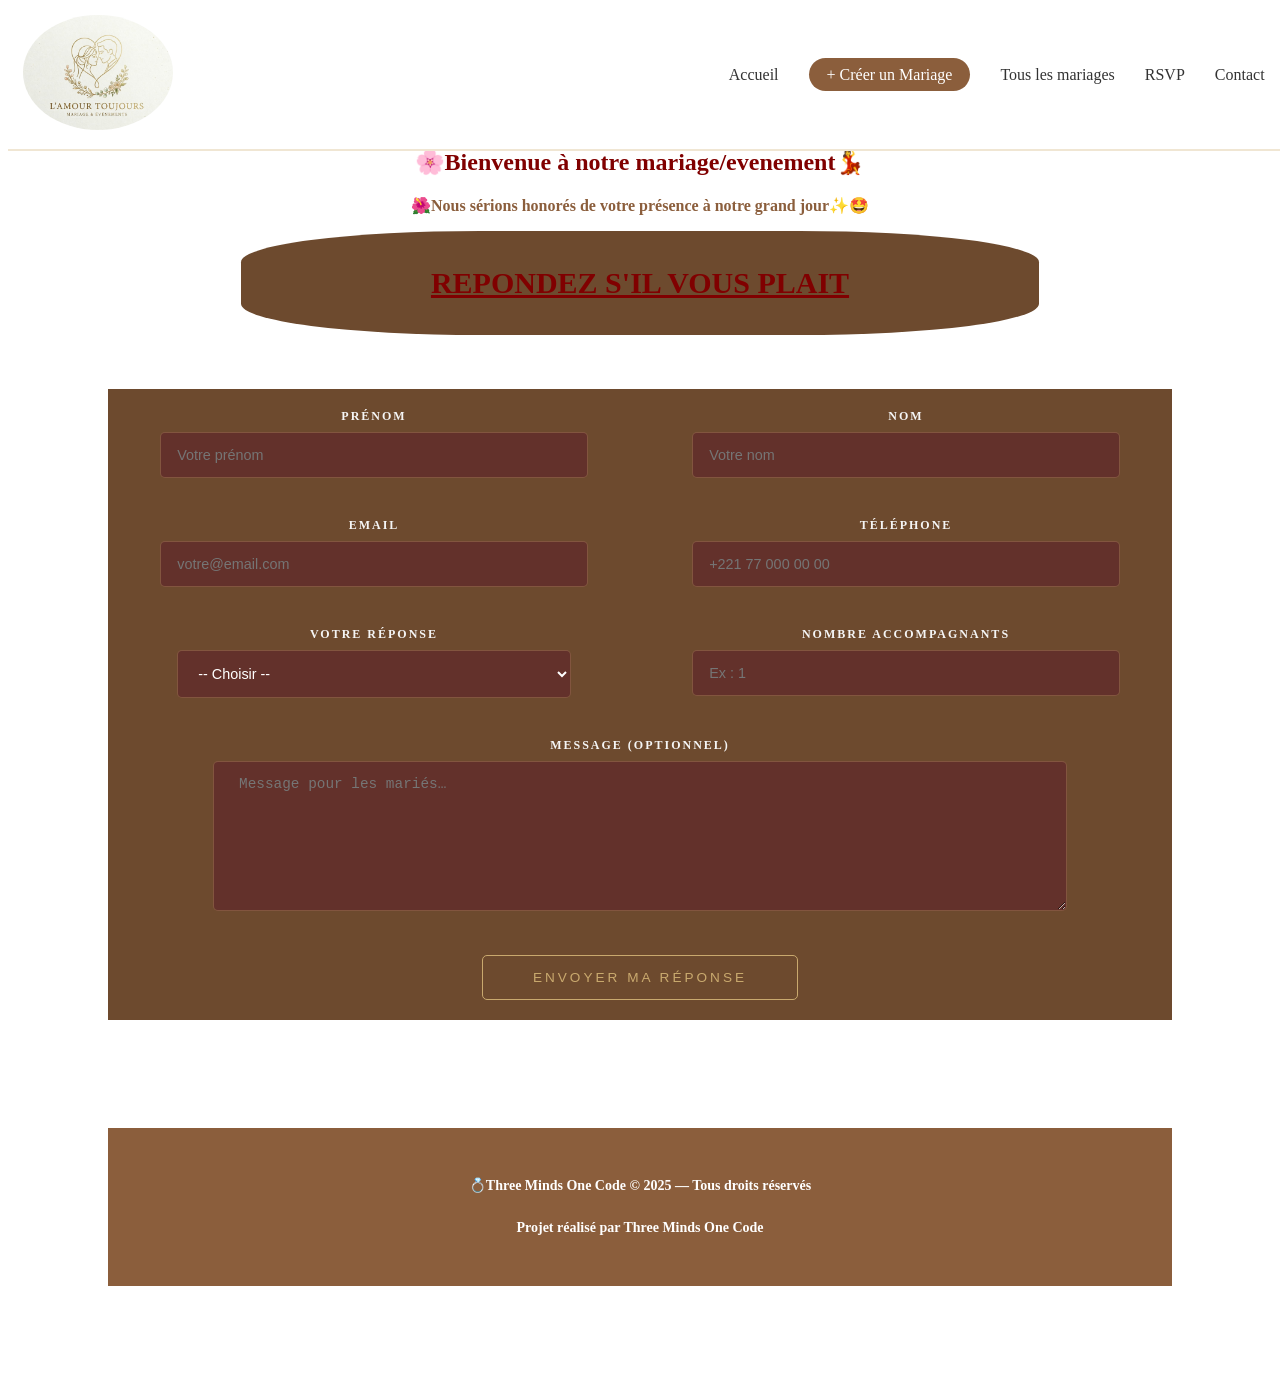
<file: rsvp.html>
<!DOCTYPE html>
<html lang="en">
<head>
    <meta charset="UTF-8">
    <meta name="viewport" content="width=device-width, initial-scale=1.0">
    <title>Document</title>
    <link rel="stylesheet" href="rsvp.css">
</head>
<body>
     <header><hr><hr>

         <!-- ===== BARRE DE NAVIGATION ===== -->
        <nav class="navbar">
            <div class="logo"><img src="Logo/logm.jpeg" alt=""></div>
                <ul class="nav-links">
                    <li><a href="index.html">Accueil</a></li>
                    <li><a href="creer-mariage.html" class="btn-nav">+ Créer un Mariage</a></li>
                    <li><a href="mariage.html">Tous les mariages</a></li>
                    <li><a href="rsvp.html">RSVP</a></li>
                    <li><a href="contact.html">Contact</a></li>    
                </ul>
        </nav>
    </header><hr><hr>


    <section class="rsvp">
         <h2>🌸Bienvenue à notre mariage/evenement💃</h2>
        <p>🌺Nous sérions honorés de votre présence à notre grand jour✨🤩</p>
        <div class="defile-texte">
 <h2><b><u>REPONDEZ S'IL VOUS PLAIT</u></b></h2>
        </div>
       
     <form class="formulaire" action="#" method="POST">

  <div>
    <label for="prenom">Prénom</label>
    <input type="text" id="prenom" name="prenom" placeholder="Votre prénom" required />
  </div>

  <div>
    <label for="nom">Nom</label>
    <input type="text" id="nom" name="nom" placeholder="Votre nom" required />
  </div>

  <div>
    <label for="email">Email</label>
    <input type="email" id="email" name="email" placeholder="votre@email.com" required />
  </div>

  <div>
    <label for="telephone">Téléphone</label>
    <input type="tel" id="telephone" name="telephone" placeholder="+221 77 000 00 00" />
  </div>

  <div>
    <label for="presence">Votre réponse</label>
    <select id="presence" name="presence" required>
      <option value="">-- Choisir --</option>
      <option value="oui">✅ Oui, je serai présent(e)</option>
      <option value="non">❌ Non, je ne pourrai pas venir</option>
      <option value="peut-etre">🤔 Peut-être</option>
    </select>
  </div>

  <div>
    <label for="personnes">Nombre accompagnants</label>
    <input type="number" id="personnes" name="personnes" placeholder="Ex : 1" min="1" max="2" />
  </div>

  <div class="large">
    <label for="message">Message (optionnel)</label>
    <textarea id="message" name="message" placeholder=" Message pour les mariés…"></textarea>
  </div>

  <div class="bouton-form">
    <button type="submit">Envoyer ma réponse</button>
  </div>

</form><br><br><br><br><br><br>
      <footer class="pied-page">
    <p class="fin">💍Three Minds One Code &copy; 2025 — Tous droits réservés</p>
    <p class="fin">Projet réalisé par Three Minds One Code</p>
  </footer>
   
      </body>
      </html>
</file>
<file: contact.css>
.navbar {
  background-color: #fff;
  padding: 15px;
  display: flex;
  justify-content: space-between;
  align-items: center;
  border-bottom: 2px solid #f0e6d3;
  position: fixed;
  top: 0;
  width: 97%;
  z-index: 97;
}
.logo img{
  width: 150px;
  border-radius: 50%;
  font-weight: bold;
  color: #8b5e3c;
}

.nav-links {
  list-style: none;
  display: flex;
  gap: 30px;
}

.nav-links a {
  text-decoration: none;
  color: #333;
  font-size: 16px;
}

.nav-links a:hover {
  color: #8b5e3c;
}

/* Bouton spécial dans la navbar */
.btn-nav {
  background-color: #8b5e3c;
  color: #fff !important;
  padding: 8px 18px;
  border-radius: 25px;
}

.btn-nav:hover {
  background-color: #6d4a2e !important;
}



.CONTACT{
  padding: 175px 180px;
  background-color:#8b5e3c;
    align-items: center;
    justify-content: center;
    color:white;
    font-weight: bold;
    text-align: center;
     text-decoration: underline;
transition: (1.3); 
margin-bottom: 40px;
}

.pied-page {
  background-color: #8b5e3c;
  color: #fff;
  text-align: center;
  padding: 30px;
  font-size: 14px;
  line-height: 2;
  margin-top: 20%;
}
.bottom {
 margin-top: 20px;
 
}
</file>
<file: creer-mariage.css>
body {
  font-family: Georgia, serif;
  color: #333;
  background-color: #fdf8f4;
}

/* --- BARRE DE NAVIGATION --- */
.navbar {
  background-color: #fff;
  padding: 15px 40px;
  display: flex;
  justify-content: space-between;
  align-items: center;
  border-bottom: 2px solid #f0e6d3;
  position: fixed;
  top: 0;
  width: 97%;
  z-index: 97;
}

.logo img{
  width: 150px;
  border-radius: 50%;
  font-weight: bold;
  color: #8b5e3c;
}

.nav-links {
  list-style: none;
  display: flex;
  gap: 30px;
}

.nav-links a {
  text-decoration: none;
  color: #333;
  font-size: 16px;
}

.nav-links a:hover {
  color: #8b5e3c;
}

.btn-nav {
  background-color: #8b5e3c;
  color: #fff !important;
  padding: 8px 18px;
  border-radius: 25px;
}

.btn-nav:hover {
  background-color: #6d4a2e !important;
}

/* --- EN-TÊTE DE LA PAGE --- */
.entete {
  margin-top: 70px;
  background-color: #8b5e3c;
  padding: 50px;
  text-align: center;
  color: #fff;
}

.entete h1 {
  font-size: 38px;
  margin-bottom: 10px;
}

.entete p {
  font-size: 18px;
  color: #f0e6d3;
}

/* --- CONTENU PRINCIPAL --- */
.contenu-principal {
  max-width: 800px;
  margin: 40px auto;
  padding: 0 20px 60px;
}

/* --- FORMULAIRE --- */
.formulaire-mariage {
  background-color: #fff;
  border-radius: 10px;
  padding: 40px;
  box-shadow: 0 4px 20px rgba(0,0,0,0.1);
}

/* --- SECTIONS DU FORMULAIRE --- */
.section-formulaire {
  margin-bottom: 40px;
  border-bottom: 1px solid #f0e6d3;
  padding-bottom: 30px;
}

.section-formulaire h2 {
  font-size: 22px;
  color: #8b5e3c;
  margin-bottom: 20px;
}

/* --- GROUPE DE CHAMPS CÔTE À CÔTE --- */
.groupe-champs {
  display: flex;
  gap: 20px;
}

.groupe-champs .champ {
  flex: 1;
}

/* --- UN CHAMP DE FORMULAIRE --- */
.champ {
  margin-bottom: 20px;
}

.champ label {
  display: block;
  font-size: 15px;
  color: #555;
  margin-bottom: 6px;
  font-weight: bold;
}

/* Style commun pour tous les champs de saisie */
.champ input,
.champ textarea,
.champ select {
  width: 100%;
  padding: 12px 15px;
  border: 1px solid #ddd;
  border-radius: 8px;
  font-size: 15px;
  font-family: Georgia, serif;
  background-color: #fdf8f4;
  color: #333;
}

/* Effet quand on clique sur un champ */
.champ input:focus,
.champ textarea:focus,
.champ select:focus {
  outline: none;
  border-color: #8b5e3c;
  background-color: #fff;
}

.champ small {
  display: block;
  margin-top: 5px;
  font-size: 12px;
  color: #999;
}

/* --- APERÇU DE LA PHOTO --- */
.apercu-photo {
  margin-top: 15px;
  width: 100%;
  height: 200px;
  border: 2px dashed #ddd;
  border-radius: 10px;
  display: flex;
  justify-content: center;
  align-items: center;
  color: #bbb;
  font-size: 14px;
  overflow: hidden;
}

.apercu-photo img {
  width: 100%;
  height: 100%;
  object-fit: cover;
  border-radius: 10px;
}

/* --- BOUTONS D'ACTION --- */
.boutons-action {
  display: flex;
  justify-content: flex-end;
  gap: 15px;
  margin-top: 20px;
}

/* Bouton Effacer */
.btn-annuler {
  background-color: #f0e6d3;
  color: #8b5e3c;
  border: none;
  padding: 14px 30px;
  border-radius: 30px;
  font-size: 16px;
  cursor: pointer;
  font-family: Georgia, serif;
}

.btn-annuler:hover {
  background-color: #e0d0bb;
}

/* Bouton Publier */
.btn-publier {
  background-color: #8b5e3c;
  color: #fff;
  border: none;
  padding: 14px 35px;
  border-radius: 30px;
  font-size: 16px;
  cursor: pointer;
  font-family: Georgia, serif;
}

.btn-publier:hover {
  background-color: #744e2f;
}

/* --- PIED DE PAGE --- */
.pied-page {
  background-color: #8b5e3c;
  color: #fff;
  text-align: center;
  padding: 30px;
  font-size: 14px;
  line-height: 2;
}
</file>
<file: mariage.css>
.navbar {
  background-color: #fff;
  padding: 15px;
  display: flex;
  justify-content: space-between;
  align-items: center;
  border-bottom: 2px solid #f0e6d3;
  position: fixed;
  top: 0;
  width: 97%;
  z-index: 97;
}
.logo img{
  width: 150px;
  border-radius: 50%;
  font-weight: bold;
  color: #8b5e3c;
}

.nav-links {
  list-style: none;
  display: flex;
  gap: 30px;
}

.nav-links a {
  text-decoration: none;
  color: #333;
  font-size: 16px;
}

.nav-links a:hover {
  color: #8b5e3c;
}

/* Bouton spécial dans la navbar */
.btn-nav {
  background-color: #8b5e3c;
  color: #fff !important;
  padding: 8px 18px;
  border-radius: 25px;
}

.btn-nav:hover {
  background-color: #6d4a2e !important;
}
.union{
  /* L'image de fond reste fixe quand on scrolle = effet parallax */
  background-image: url(Projet-Mariage/images/WhatsApp\ Image\ 2026-04-19\ at\ 18.19.15.jpeg);
  background-attachment: fixed;
  background-size: cover;
  background-position: center;
  height: 100vh;
  display: flex;
  justify-content: center;
  align-items: center;
  text-align: center;
}


.maried {
  background-color: rgba(255, 255, 255, 0.8);
  padding: 50px 60px;
  border-radius: 10px;
  margin-top: 100px;

}
.maried h3{
font-size: 48px;
  color: black;
  margin-bottom: 15px;
}
.maried h1{
 font-size: 20px;
  color: black;
  margin-bottom: 25px;
}


.tmariages .tm{
  color: #8b5e3c;
   font-weight:bold ;
   font-size: 40px;
  text-align: center;

}
.tmariages .unite{
  color: grey;
  text-align: center;
}
.card{
  display: flex;
  justify-content: center;
  align-items: center;
  gap: 20px;
   
}
.card :hover{
  cursor: pointer;
}
.first{
  border: 1px rgb(85, 78, 65) solid; 
  text-align:center;
  padding: px;
  border-radius: 10px;
  
}
.first h3{
  color:#8b5e3c;
}
.first img{
  width: 300px;
  height: 300px;
  border-radius: 5px;
  transition:2s
}
.first img:hover{
  
  transform: scale(1.4);
}
.first a{
  text-decoration: none;
  background-color:#8b5e3c;
  padding: 8px;
  border-radius: 10px;
  color: white;
}
.det{
  padding: 10px;
}
.creation{
  background-color: #f0e6d3;

  font-weight: bold;
  text-align: center;
  padding: 80px 20px; text-align: center;
  margin-top: 50px;
}
.creation h1{
margin-bottom: 12px;
color: #8b5e3c;
}
.creation p{
color: grey;
}
.creation a{
  text-decoration: none;
  background-color:#8b5e3c ;
  padding: 10px;
  color: white;
  border-radius: 10px;
}

.pied-page {
  background-color: #8b5e3c;
  color: #fff;
  text-align: center;
  padding: 30px;
  font-size: 14px;
  line-height: 2;
  margin-top:50px ;
}
</file>
<file: mariage1.css>
.navbar {
  background-color: #fff;
  padding: 15px;
  display: flex;
  justify-content: space-between;
  align-items: center;
  border-bottom: 2px solid #f0e6d3;
  position: fixed;
  top: 0;
  width: 97%;
  z-index: 97;
}
.logo img{
  width: 150px;
  border-radius: 50%;
  font-weight: bold;
  color: #8b5e3c;
}

.nav-links {
  list-style: none;
  display: flex;
  gap: 30px;
}

.nav-links a {
  text-decoration: none;
  color: #333;
  font-size: 16px;
}

.nav-links a:hover {
  color: #8b5e3c;
}

/* Bouton spécial dans la navbar */
.btn-nav {
  background-color: #8b5e3c;
  color: #fff !important;
  padding: 8px 18px;
  border-radius: 25px;
}

.btn-nav:hover {
  background-color: #6d4a2e !important;
}

.m1{
  /* L'image de fond reste fixe quand on scrolle = effet parallax */
  background-image: url(Projet-Mariage/mariage1/paralaxm1.jpg);
  background-attachment: fixed;
  background-size: cover;
  background-position: center;
  height: 100vh;
  display: flex;
  justify-content: center;
  align-items: center;
  text-align: center;
}
.mar1{
  background-color: rgba(255, 255, 255, 0.8);
  padding: 50px 60px;
  border-radius: 10px;
  margin-top: 100px;
  animation:typing 4s steps(20) infinite,blink .6s infinite;
}
.mar1 h1{
    color: #8b5e3c;
    font-size: 40px;
}
.mar1 h2{
     color: #8b5e3c;
    font-size: 25px;
}
/* Rendre tout invisible  */
.mar1 h1,.mar1 h2{
    opacity: 0;
    transform: translateY(10px);
    animation: simpleFade 1s ease-out forwards;
}
.mar1 h2:nth-of-type(1){
    animation-delay: 1s;
}
.mar1 h2:nth-of-type(2){
    animation-delay: 2s;
}
@keyframes simpleFade{
    to{
        opacity: 1;
        transform: translateY(0);
    }
}
.marié h1{
    text-align: center;
    color: #8b5e3c;
}
.couple{
    display: flex;
    justify-content: center;
    align-items: center;
    gap: 70px;
}
.lien1{
border: 1px rgb(85, 78, 65) solid;
border-radius: 10px;
}
.lien1 img{
    width: 300px;
    height: 300px;
    border-radius: 10px;
    transition: 2s;
}
.lien1 img:hover{
   transform: scale(1.4);
}
.lien1 h2{
    color: #8b5e3c;
    text-align: center;
}
.lien2{
    font-size: 70px;
}
.histoire{
    background-image: url(Projet-Mariage/mariage1/paralaxm1.jpg);
    background-attachment: fixed;
  background-size: cover;
  background-position: center;
  height: 100vh;
  display: flex;
  justify-content: center;
  align-items: center;
  text-align: center;
    margin-top: 30px;
}
.histoire .hist{
    color: #8b5e3c;
    text-align: center;
}
.histoire .hist2{
    color: rgb(105, 95, 95);
    font-weight:bold;
    font-size: 30px;
    line-height: 40px;
    text-align: center;
     font-family: 'Courier New', Courier, monospace;
}
.un{
  color: #8b5e3c;
  font-weight: bold;
  font-family: 'Courier New', Courier, monospace;
}
.divin{
   background-color: rgba(255, 255, 255, 0.8);
  padding: 50px 60px;
  border-radius: 10px;
  margin-top: 100px;
}
.am{
  color:#8b5e3c;
  font-size: 25px;
  font-weight: bold;
  font-family: 'Courier New', Courier, monospace;
}
/* On définit l'effet  */
@keyframes apparition{
  from{
    opacity: 0;
    transform: translateY(50px);
  }
  to{
    opacity: 1;
    transform: translateY(0);
  }
  /* Pour que l effet se declenche au scroll */
}
.divin h1,.divin p{
  /* On lie l'animation */
    animation: apparition linear; 
    animation-timeline: view();
    /* L effet se fait sur les premiers 30% de l'apparition */
  animation-range: entry 0% cover 30%;
}
.souvenir .moment{
  text-align: center;
  color: #8b5e3c;
}
/* --- LE CONTENEUR --- */
.galerie-explosive {
    position: relative;
    width: 250px; /* Taille de ton image centrale */
    height: 350px;
    margin: 400px auto; /* Grande marge pour l'orbite */
    display: flex;
    justify-content: center;
    align-items: center;
    /* Indispensable pour que les rotations 3D fonctionnent bien */
    transform-style: preserve-3d; 
    perspective: 1000px;
}

/* --- STYLE DE TOUTES LES IMAGES --- */
.galerie-explosive img {
    position: absolute;
    width: 100%;
    height: 100%;
    object-fit: cover;
    border-radius: 15px;
    border: 6px solid white;
    box-shadow: 0 10px 30px rgba(0,0,0,0.3);
    
    /* Transition pour l'explosion initiale (quand on survole) */
    transition: all 0.8s cubic-bezier(0.175, 0.885, 0.32, 1.275);
    
    /* ÉTAT INITIAL (Cachées au centre) */
    opacity: 0;
    transform: scale(0);
    pointer-events: none;
    z-index: var(--i);
}

.galerie-explosive {
    position: relative;
    width: 200px; /* Taille de l'image centrale */
    height: 280px;
    margin: 400px auto; /* Espace généreux pour l'orbite */
    display: flex;
    justify-content: center;
    align-items: center;
    transform-style: preserve-3d;
}

.galerie-explosive img {
    position: absolute;
    /* On réduit un peu les satellites pour qu'ils ne se touchent pas */
    width: 150px; 
    height: 210px;
    object-fit: cover;
    border-radius: 10px;
    border: 4px solid white;
    box-shadow: 0 8px 20px rgba(0,0,0,0.3);
    transition: all 0.8s cubic-bezier(0.175, 0.885, 0.32, 1.275);
    
    opacity: 0;
    transform: scale(0);
    pointer-events: none;
}

/* Style spécifique pour l'image centrale (plus grande) */
.galerie-explosive img.main-img {
    width: 200px;
    height: 280px;
    opacity: 1;
    transform: scale(1);
    z-index: 100; /* Toujours au premier plan */
    pointer-events: auto;
    cursor: pointer;
}

/* --- L'ANIMATION --- */

.galerie-explosive:hover img:not(.main-img) {
    opacity: 1;
    pointer-events: auto;

    /* CALCULS :
       --angle : Chaque image démarre à un endroit différent du cercle (360/9 = 40deg)
       --rayon : Distance du centre (augmentée à 380px pour éviter les collisions)
    */
    --angle: calc(var(--i) * 40deg);
    --rayon: 380px; 

    /* Position initiale de l'explosion */
    transform: 
        rotate(var(--angle)) 
        translateX(var(--rayon)) 
        rotate(calc(var(--angle) * -1));

    /* Lancement de l'orbite après l'explosion */
    /* On utilise 'linear' pour un mouvement fluide et 'infinite' */
    animation: orbite-propre 25s linear infinite 0.8s;
}

/* L'IMAGE CENTRALE RESTE FIXE ET GROSSIT UN PEU */
.galerie-explosive:hover img.main-img {
    transform: scale(1.1);
}

/* --- LA LOGIQUE DE ROTATION SANS COLLISIONS --- */

@keyframes orbite-propre {
    from {
        /* On part de l'angle de départ de l'image (--angle) */
        transform: 
            rotate(var(--angle)) 
            translateX(380px) 
            rotate(calc(var(--angle) * -1));
    }
    to {
        /* On ajoute 360 degrés à l'angle de départ pour faire un tour complet */
        transform: 
            rotate(calc(var(--angle) + 360deg)) 
            translateX(380px) 
            rotate(calc((var(--angle) + 360deg) * -1));
    }
}
.merci{
  text-align: center;
  color: #8b5e3c;
  font-size: 20px;
  font-weight: bold;
}
.pied-page {
  background-color: #8b5e3c;
  color: #fff;
  text-align: center;
  padding: 30px;
  font-size: 14px;
  line-height: 2;
  margin-top:50px ;
}
</file>
<file: rsvp.css>
.navbar {
  background-color: #fff;
  padding: 15px;
  display: flex;
  justify-content: space-between;
  align-items: center;
  border-bottom: 2px solid #f0e6d3;
  position: fixed;
  top: 0;
  width: 97%;
  z-index: 97;
}
.logo img{
  width: 150px;
  border-radius: 50%;
  font-weight: bold;
  color: #8b5e3c;
}

.nav-links {
  list-style: none;
  display: flex;
  gap: 30px;
}

.nav-links a {
  text-decoration: none;
  color: #333;
  font-size: 16px;
}

.nav-links a:hover {
  color: #8b5e3c;
}

/* Bouton spécial dans la navbar */
.btn-nav {
  background-color: #8b5e3c;
  color: #fff !important;
  padding: 8px 18px;
  border-radius: 25px;
}

.btn-nav:hover {
  background-color: #6d4a2e !important;
}
form{
  background-color:#6d4a2e ;
  display: grid;
  grid-template-columns: 1fr 1fr;/*deux colonnes egale*/
  gap: 20px;
  color: #1e815b;
}
.widht{
  grid-column: span 2;
}label{
  display: block;
  font-size: 30px;
  font-weight: bold;
color: whitesmoke;
  margin-bottom: 6px;
  text-transform: uppercase;/*change l'apparence en Maj*/
  letter-spacing: 1px;
}
input,select,textarea{
  width: 100%;
  padding: 12px;
  background: transparent;
  border: 1px solid #777;
  border-radius: 5px;
  color:black;
  font-size: 14px;
  outline: none;/*sup le contour*/
  transition: 0.3s;
}select{
  cursor: pointer;
}textarea{
  height: 120px;
  resize: none;/*empeche un utilisateur de redimensionner un elmt*/
}button{
  grid-column: span 2;
  padding: 15px;
  border: 1px solid #fff;
  background: transparent;
  color: #fff;
  font-size: 14px;
  text-transform: uppercase;
  cursor: pointer;
  transition: 0.3s;
  border-radius: 5px;
}button:hover {
background: #fff;
color: #1b1d2e;
}
.container{
  width: 100%;
  max-width: 900px;
  margin: 50px auto;
}h2{
text-align: center;
color:maroon;

}
p{
text-align: center;
color:#8b5e3c;
}
.formulaire {
 padding: 20px;
  max-width: 100%;
  margin: 0 auto;
  display: grid;
  grid-template-columns: 1fr 1fr; /* 2 colonnes */
  gap: 40px;
}

.large { grid-column: 1 / -1; } /* prend les 2 colonnes 
Le champ "message" prend toute la largeur du formulaire (les 2 colonnes).*/

label {
  display: block;
  color: whitesmoke;
  font-size: 0.75rem;
  letter-spacing: 2px;
  text-transform: uppercase;
  margin-bottom: 8px;
}


input, select, textarea {
  width: 80%;
  background: rgba(97, 43, 43, 0.8);
  border: 1px solid rgba(201,169,110,0.3);
  color: white;
  padding: 14px 16px;
  font-size: 0.9rem;
  outline: none;
}

input:focus, select:focus, textarea:focus {
  border-color: #c9a96e; /* bordure dorée au clic Quand on clique sur un champ, la bordure devient dorée.
 */
}

textarea { resize: vertical; min-height: 110px; }/*
Pour le grand champ de message :
resize: vertical → l'utilisateur peut l'agrandir uniquement vers le bas 
*/

.bouton-form { grid-column: 1 / -1; text-align: center; }/*bouton "Envoyer" prend toute la largeur et est centré.
*/

.bouton-form button {
  background: transparent;
  border: 1px solid #c9a96e;
  color: #c9a96e;
  padding: 14px 50px;
  font-size: 0.85rem;
  letter-spacing: 3px;
  text-transform: uppercase;
  cursor: pointer;
}
.rsvp{
 text-align: center;
color:aliceblue;
font-weight: bold;
padding: 80px 100px ;
}
.bouton-form button:hover { background: #c9a96e; color: white; }/*Quand on passe la souris sur le bouton, le fond devient doré et le texte devient blanc.*/
.defile-texte{
    width:75%;
    white-space:nowrap;
    overflow:hidden;
    background:#6d4a2e;
    color:white;
    font-size:20px;
    padding:10px 0;
    box-sizing:border-box;
    border-radius: 30%;
    margin-bottom: 50px;
}

.defile-texte::after{
    content: attr(data-text);
}

/* Animation */
.defile-texte{
    display:inline-block;
    animation:defile 30s linear infinite;
}

@keyframes defile{
    0%{
        transform:translateX(100%);
    }
    100%{
        transform:translateX(-100%);
    }

    }
    .pied-page {
  background-color: #8b5e3c;
  color: #fff;
  text-align: center;
  padding: 30px;
  font-size: 14px;
  line-height: 2;
}
.fin{
color: white;
}
</file>
